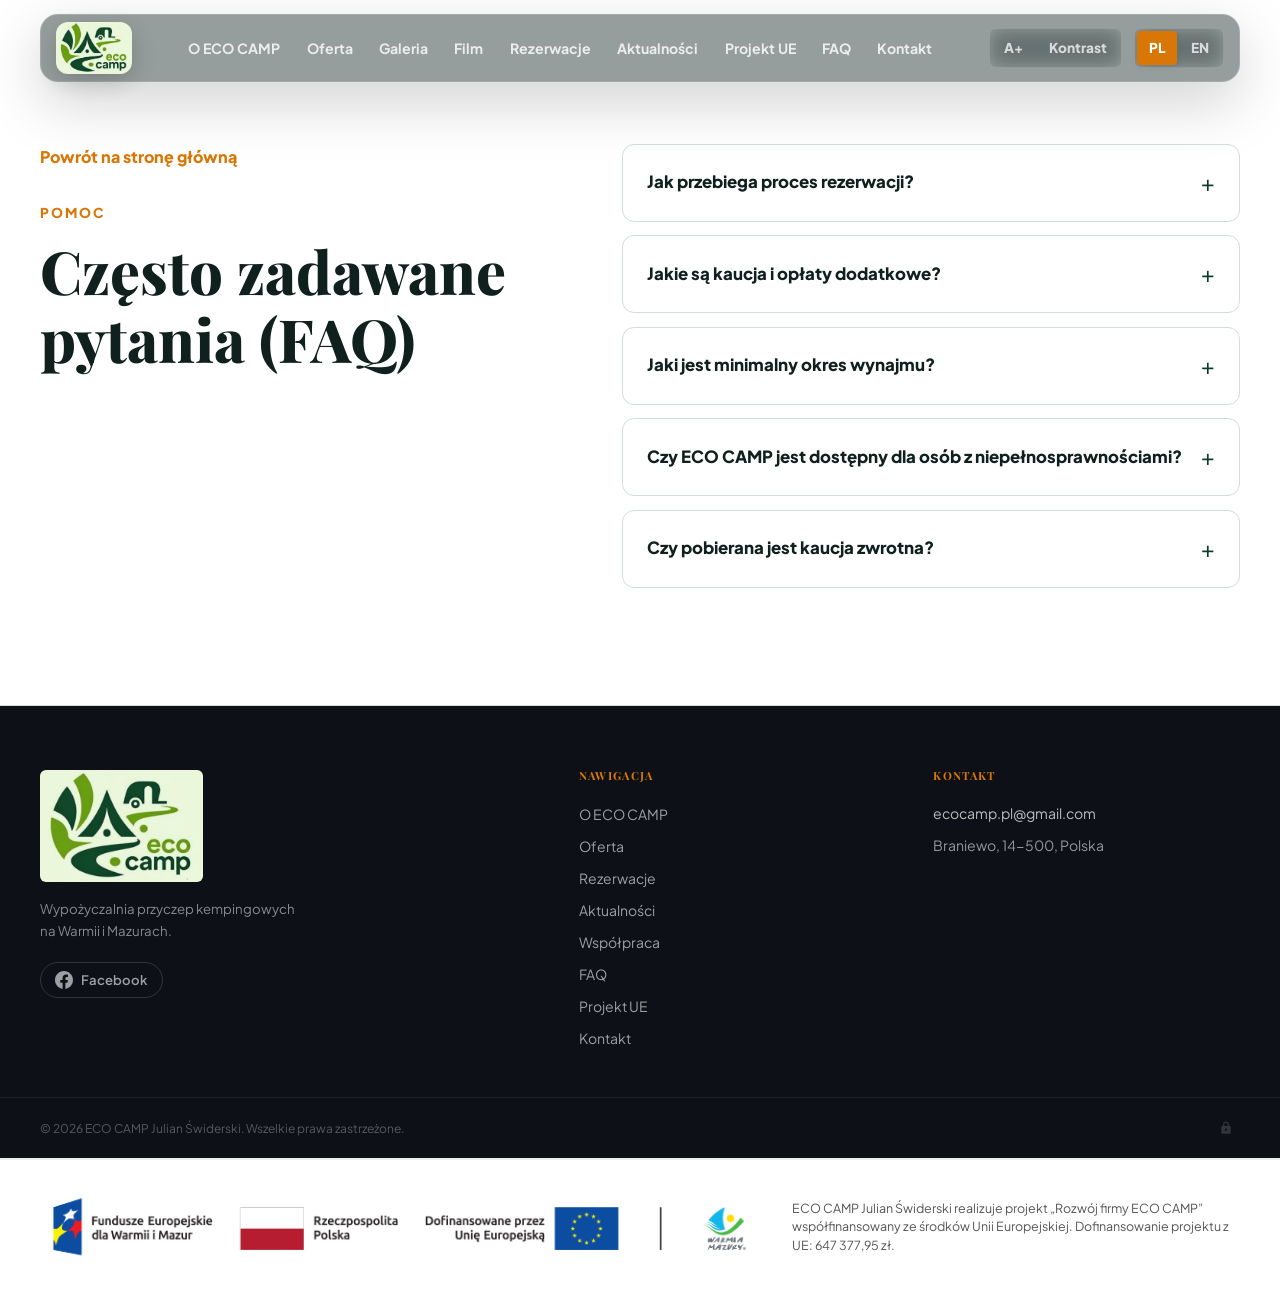
<file: faq/index.html>
<!doctype html>
<html lang="pl">
  <head>
    <meta charset="utf-8" />
    <meta name="viewport" content="width=device-width, initial-scale=1" />
    <meta
      name="description"
      content="FAQ ECO CAMP: rezerwacja przyczep kempingowych w Braniewie, kaucja, opłaty dodatkowe, minimalny okres wynajmu i dostępność dla osób z niepełnosprawnościami."
    />
    <title>FAQ | ECO CAMP Braniewo</title>
    <link rel="canonical" href="https://www.ecocamp.com.pl/faq/" />
    <meta name="robots" content="index, follow, max-image-preview:large" />
    <meta property="og:type" content="website" />
    <meta property="og:locale" content="pl_PL" />
    <meta property="og:site_name" content="ECO CAMP" />
    <meta property="og:title" content="FAQ ECO CAMP" />
    <meta property="og:description" content="Najczęstsze pytania o rezerwację, kaucję, opłaty i wynajem przyczep kempingowych ECO CAMP." />
    <meta property="og:url" content="https://www.ecocamp.com.pl/faq/" />
    <meta property="og:image" content="https://www.ecocamp.com.pl/assets/ecocamp-logo.png" />
    <meta name="twitter:card" content="summary_large_image" />
    <meta name="twitter:title" content="FAQ ECO CAMP" />
    <meta name="twitter:description" content="Najczęstsze pytania o wynajem przyczep kempingowych ECO CAMP w Braniewie." />
    <meta name="twitter:image" content="https://www.ecocamp.com.pl/assets/ecocamp-logo.png" />
    <link rel="icon" href="/favicon.ico" sizes="any" />
    <link rel="icon" type="image/png" sizes="32x32" href="/assets/favicon-32x32.png" />
    <link rel="apple-touch-icon" sizes="180x180" href="/assets/apple-touch-icon.png" />
    <meta name="theme-color" content="#0c3a2e" />
    <link rel="preconnect" href="https://fonts.googleapis.com">
    <link rel="preconnect" href="https://fonts.gstatic.com" crossorigin>
    <link href="https://fonts.googleapis.com/css2?family=Playfair+Display:ital,wght@0,400..900;1,400..900&family=Plus+Jakarta+Sans:ital,wght@0,200..800;1,200..800&display=swap" rel="stylesheet">
    <link rel="stylesheet" href="/styles.css" />
    <script type="application/ld+json">
      {
        "@context": "https://schema.org",
        "@type": "FAQPage",
        "@id": "https://www.ecocamp.com.pl/faq/#faq-schema",
        "mainEntity": [
          {
            "@type": "Question",
            "name": "Jak przebiega proces rezerwacji?",
            "acceptedAnswer": {
              "@type": "Answer",
              "text": "Wybierasz sprzęt z listy, zaznaczasz zakres dat na kalendarzu i wypełniasz formularz kontaktowy. Dostępność oraz szczegóły płatności potwierdzamy ręcznie."
            }
          },
          {
            "@type": "Question",
            "name": "Jakie są kaucja i opłaty dodatkowe?",
            "acceptedAnswer": {
              "@type": "Answer",
              "text": "Kaucja zwrotna wynosi 3000 zł. Opłata serwisowa wynosi 350 zł i obejmuje sprzątanie, chemię oraz gaz. Wyjazd przyczepą poza granice Polski oznacza dodatkową jednorazową opłatę eksploatacyjną 350 zł."
            }
          },
          {
            "@type": "Question",
            "name": "Jaki jest minimalny okres wynajmu?",
            "acceptedAnswer": {
              "@type": "Answer",
              "text": "Dla przyczep Hobby 495 WFB i Hobby 545 KMF minimalny wynajem wynosi 5 dni w sezonie niskim i średnim oraz 7 dni w sezonie wysokim."
            }
          },
          {
            "@type": "Question",
            "name": "Czy ECO CAMP jest dostępny dla osób z niepełnosprawnościami?",
            "acceptedAnswer": {
              "@type": "Answer",
              "text": "Jedna z przyczep Hobby 545 KMF De Luxe jest przygotowywana z udogodnieniami dla osób z niepełnosprawnościami, między innymi rampą najazdową, uchwytami, oznaczeniami kontrastowymi i dodatkowymi elementami wspierającymi bezpieczne korzystanie z przyczepy."
            }
          }
        ]
      }
    </script>
  </head>
  <body class="article-page">
    <a class="skip-link" href="#main">Przejdź do treści</a>

    <header class="site-header is-scrolled">
      <div class="container header-inner">
        <a class="brand" href="/#home" aria-label="ECO CAMP">
          <img class="brand-logo" src="/assets/ecocamp-logo.png" alt="ECO CAMP" />
        </a>

        <nav class="main-nav" aria-label="Główna nawigacja" id="main-nav">
          <a href="/o-eco-camp/">O ECO CAMP</a>
          <a href="/#offer">Oferta</a>
          <a href="/#gallery">Galeria</a>
          <a href="/#virtual-tours">Film</a>
          <a href="/#reservation">Rezerwacje</a>
          <a href="/#news">Aktualności</a>
          <a href="/projekt-ue/">Projekt UE</a>
          <a href="/faq/">FAQ</a>
          <a href="/#contact">Kontakt</a>
        </nav>

        <div class="header-tools">
          <div class="accessibility-tools" aria-label="Ustawienia dostępności">
            <button class="tool-button" type="button" id="font-toggle" data-i18n="fontToggle" aria-label="Powiększ czcionkę">A+</button>
            <button class="tool-button" type="button" id="contrast-toggle" data-i18n="contrastToggle" aria-label="Wysoki kontrast">Kontrast</button>
          </div>
          <div class="language-switcher" aria-label="Wybór języka">
            <button class="lang-button is-active" type="button" data-lang="pl">PL</button>
            <button class="lang-button" type="button" data-lang="en">EN</button>
          </div>
          <button class="mobile-menu-toggle" aria-label="Menu" aria-expanded="false" id="menu-toggle">
            <span class="hamburger-box">
              <span class="hamburger-inner"></span>
            </span>
          </button>
        </div>
      </div>
    </header>

    <main id="main">
      <section class="section article-section" aria-labelledby="faq-title">
        <div class="container faq-layout reveal">
          <div>
            <a class="article-back-link" href="/#home">Powrót na stronę główną</a>
            <p class="eyebrow" data-i18n="faqEyebrow">Pomoc</p>
            <h1 id="faq-title" data-i18n="faqTitle">Często zadawane pytania (FAQ)</h1>
            <p class="lead">
              Najważniejsze informacje o rezerwacji, kaucji, opłatach, dostępności oraz zasadach wynajmu przyczep ECO CAMP.
            </p>
          </div>
          <div class="faq-list" id="faq-list">
            <div class="faq-item-wrapper">
              <details class="faq-item">
                <summary>
                  <span>Jak przebiega proces rezerwacji?</span>
                  <span class="faq-icon"></span>
                </summary>
                <div class="faq-content">
                  <p>Wybierasz sprzęt z listy, zaznaczasz zakres dat na kalendarzu i wypełniasz formularz kontaktowy. Dostępność oraz szczegóły płatności potwierdzamy ręcznie.</p>
                </div>
              </details>
            </div>
            <div class="faq-item-wrapper">
              <details class="faq-item">
                <summary>
                  <span>Jakie są kaucja i opłaty dodatkowe?</span>
                  <span class="faq-icon"></span>
                </summary>
                <div class="faq-content">
                  <p>Kaucja zwrotna wynosi 3000 zł. Opłata serwisowa wynosi 350 zł i obejmuje sprzątanie, chemię oraz gaz. Wyjazd przyczepą poza granice Polski oznacza dodatkową jednorazową opłatę eksploatacyjną 350 zł.</p>
                </div>
              </details>
            </div>
            <div class="faq-item-wrapper">
              <details class="faq-item">
                <summary>
                  <span>Jaki jest minimalny okres wynajmu?</span>
                  <span class="faq-icon"></span>
                </summary>
                <div class="faq-content">
                  <p>Dla przyczep Hobby 495 WFB i Hobby 545 KMF minimalny wynajem wynosi 5 dni w sezonie niskim i średnim oraz 7 dni w sezonie wysokim.</p>
                </div>
              </details>
            </div>
            <div class="faq-item-wrapper">
              <details class="faq-item">
                <summary>
                  <span>Czy ECO CAMP jest dostępny dla osób z niepełnosprawnościami?</span>
                  <span class="faq-icon"></span>
                </summary>
                <div class="faq-content">
                  <p>Jedna z przyczep Hobby 545 KMF De Luxe jest przygotowywana z udogodnieniami dla osób z niepełnosprawnościami, między innymi rampą najazdową, uchwytami, oznaczeniami kontrastowymi i dodatkowymi elementami wspierającymi bezpieczne korzystanie z przyczepy.</p>
                </div>
              </details>
            </div>
          </div>
        </div>
      </section>
    </main>

    <footer class="site-footer">
      <div class="footer-main">
        <div class="container footer-grid">
          <div class="footer-col footer-brand-col">
            <a class="footer-brand" href="/#home">
              <img class="footer-brand-logo" src="/assets/ecocamp-logo.png" alt="ECO CAMP" />
            </a>
            <p class="footer-tagline">Wypożyczalnia przyczep kempingowych na Warmii i Mazurach.</p>
            <a class="footer-social" href="https://www.facebook.com/share/1MNTe33VNt/" target="_blank" rel="noreferrer" aria-label="Facebook ECO CAMP">
              <svg width="18" height="18" viewBox="0 0 24 24" fill="currentColor"><path d="M24 12.073c0-6.627-5.373-12-12-12s-12 5.373-12 12c0 5.99 4.388 10.954 10.125 11.854v-8.385H7.078v-3.47h3.047V9.43c0-3.007 1.792-4.669 4.533-4.669 1.312 0 2.686.235 2.686.235v2.953H15.83c-1.491 0-1.956.925-1.956 1.874v2.25h3.328l-.532 3.47h-2.796v8.385C19.612 23.027 24 18.062 24 12.073z"/></svg>
              Facebook
            </a>
          </div>
          <div class="footer-col">
            <h4 class="footer-col-title">Nawigacja</h4>
            <nav class="footer-nav">
              <a href="/o-eco-camp/">O ECO CAMP</a>
              <a href="/#offer">Oferta</a>
              <a href="/#reservation">Rezerwacje</a>
              <a href="/#news">Aktualności</a>
              <a href="/#community">Współpraca</a>
              <a href="/faq/">FAQ</a>
              <a href="/projekt-ue/">Projekt UE</a>
              <a href="/#contact">Kontakt</a>
            </nav>
          </div>
          <div class="footer-col">
            <h4 class="footer-col-title">Kontakt</h4>
            <ul class="footer-contact-list">
              <li class="footer-contact-line">
                <a href="mailto:ecocamp.pl@gmail.com">ecocamp.pl@gmail.com</a>
              </li>
              <li class="footer-contact-line">
                <span>Braniewo, 14-500, Polska</span>
              </li>
            </ul>
          </div>
        </div>
      </div>
      <div class="footer-bottom">
        <div class="container footer-bottom-inner">
          <p>&copy; <span id="year">2026</span> ECO CAMP Julian Świderski. Wszelkie prawa zastrzeżone.</p>
          <a href="/admin.html" class="footer-admin-lock" aria-label="Panel administracyjny" title="Panel administratora">
            <svg width="14" height="14" viewBox="0 0 24 24" fill="currentColor"><path d="M18 8h-1V6c0-2.76-2.24-5-5-5S7 3.24 7 6v2H6c-1.1 0-2 .9-2 2v10c0 1.1.9 2 2 2h12c1.1 0 2-.9 2-2V10c0-1.1-.9-2-2-2zm-6 9c-1.1 0-2-.9-2-2s.9-2 2-2 2 .9 2 2-.9 2-2 2zm3.1-9H8.9V6c0-1.71 1.39-3.1 3.1-3.1 1.71 0 3.1 1.39 3.1 3.1v2z"/></svg>
          </a>
        </div>
      </div>
      <div class="eu-footer-bar">
        <div class="container">
          <img
            src="/assets/eu_logotypy.png"
            alt="Logotypy projektu dofinansowanego ze środków Unii Europejskiej"
            class="eu-footer-logo"
          />
          <p class="eu-footer-text">ECO CAMP Julian Świderski realizuje projekt „Rozwój firmy ECO CAMP” współfinansowany ze środków Unii Europejskiej. Dofinansowanie projektu z UE: 647 377,95 zł.</p>
        </div>
      </div>
    </footer>

    <script src="/app.js" defer></script>
  </body>
</html>
</file>
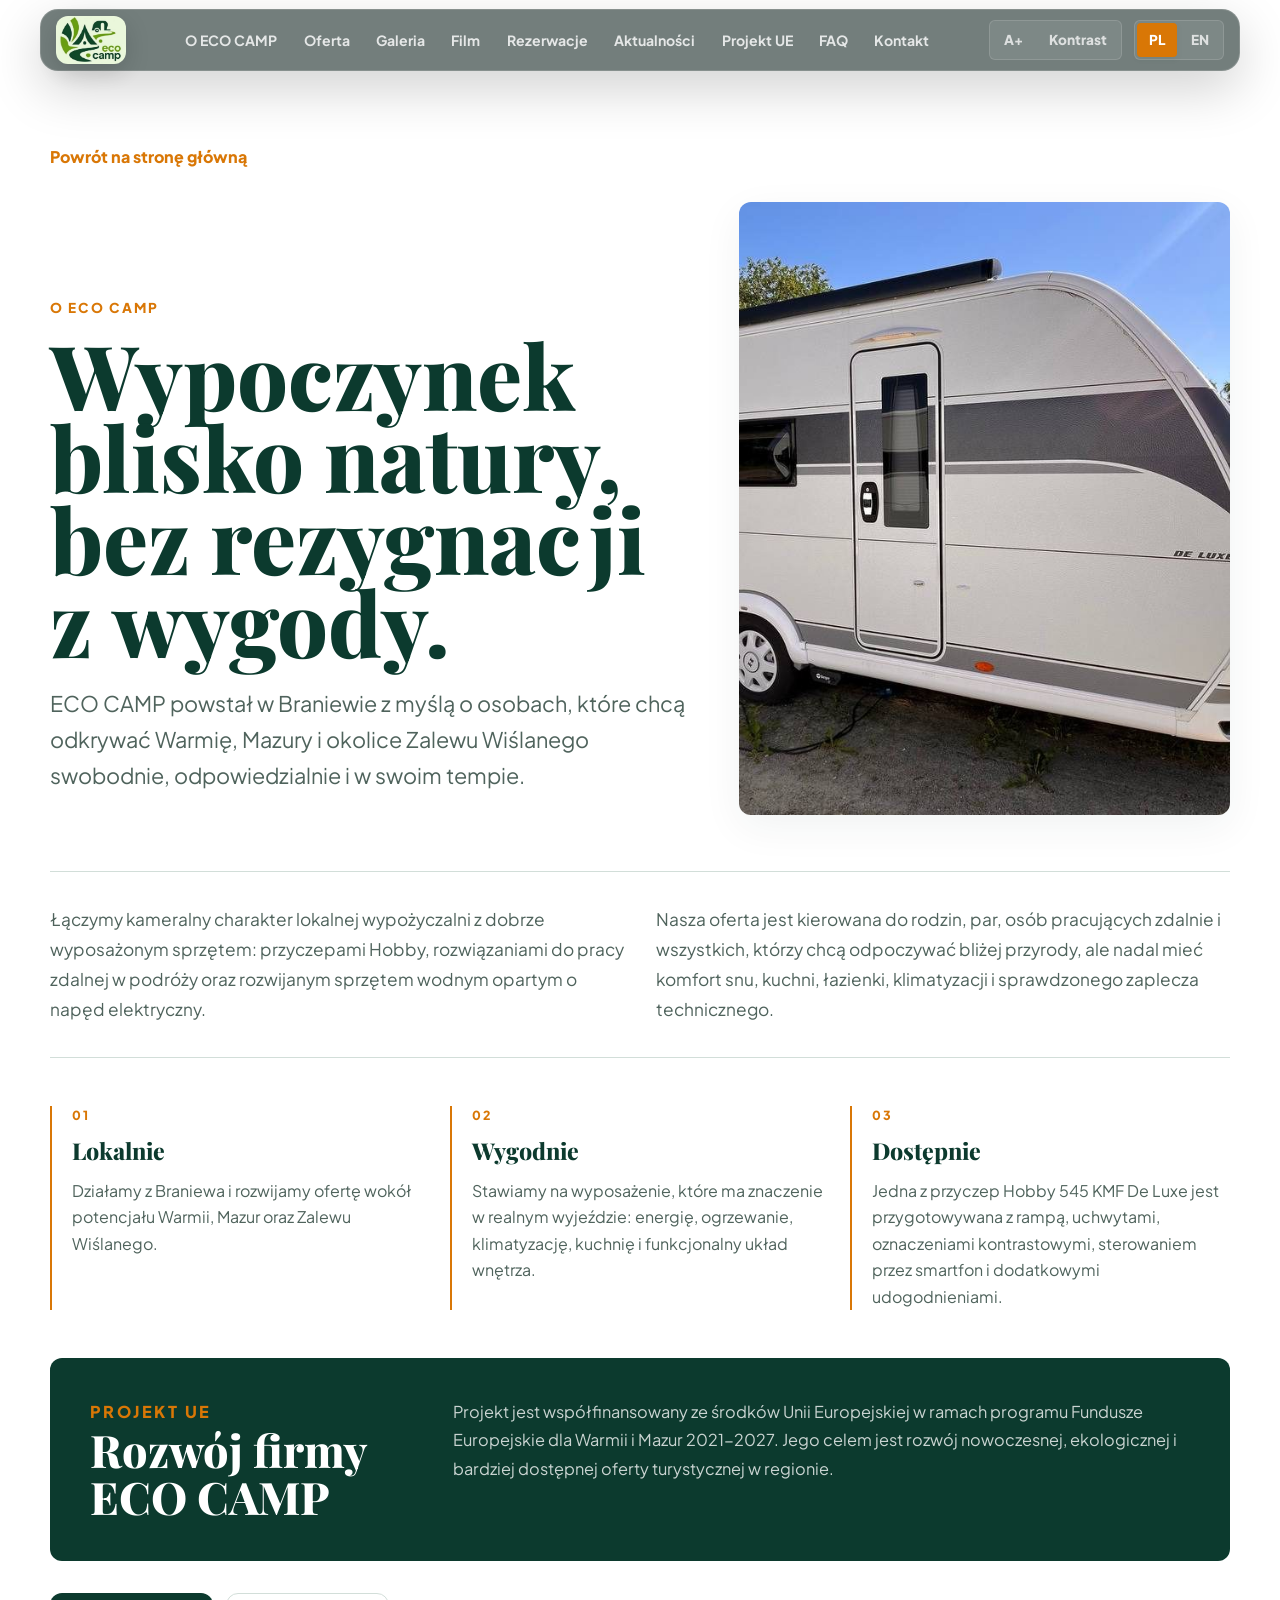
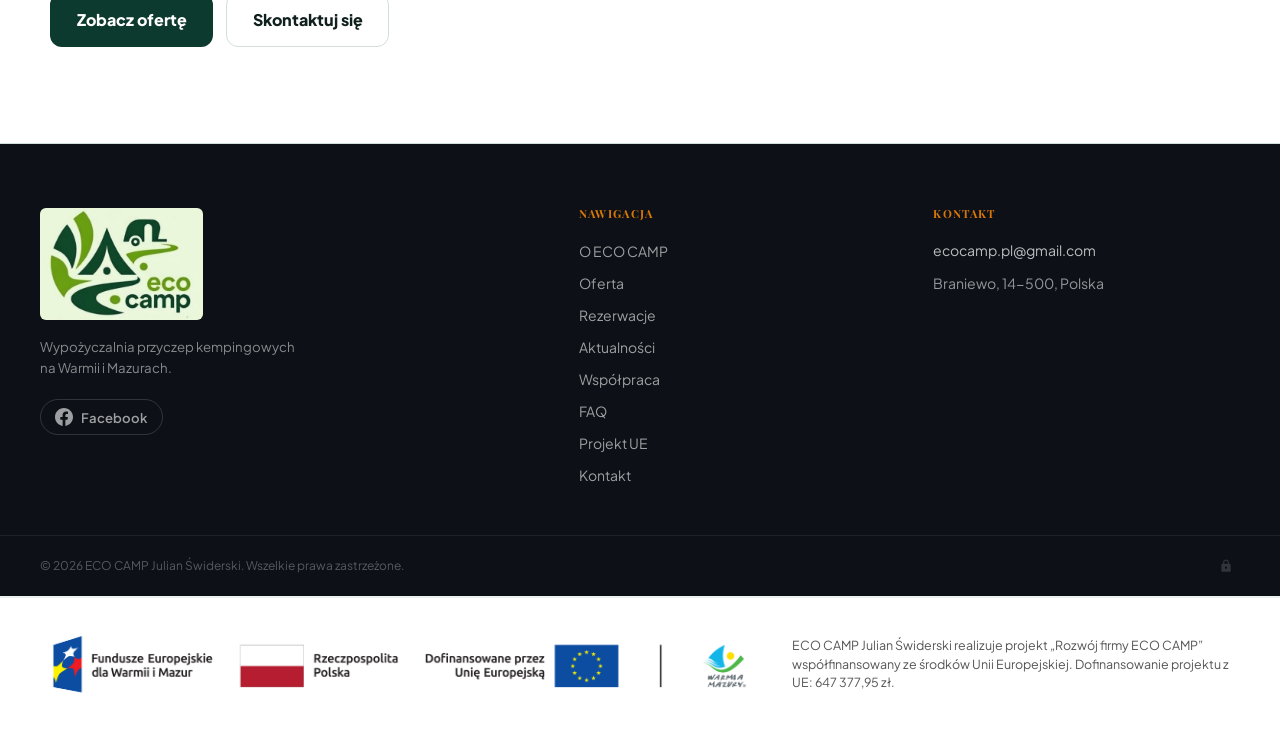
<file: o-eco-camp/index.html>
<!doctype html>
<html lang="pl">
  <head>
    <meta charset="utf-8" />
    <meta name="viewport" content="width=device-width, initial-scale=1" />
    <meta
      name="description"
      content="Poznaj ECO CAMP z Braniewa: wypożyczalnię przyczep kempingowych na Warmii i Mazurach, rozwijaną w oparciu o ekologię, dostępność i wygodną rezerwację online."
    />
    <title>O ECO CAMP | Przyczepy kempingowe Braniewo, Warmia i Mazury</title>
    <link rel="canonical" href="https://www.ecocamp.com.pl/o-eco-camp/" />
    <meta name="robots" content="index, follow, max-image-preview:large" />
    <meta property="og:type" content="website" />
    <meta property="og:locale" content="pl_PL" />
    <meta property="og:site_name" content="ECO CAMP" />
    <meta property="og:title" content="O ECO CAMP" />
    <meta property="og:description" content="Nowoczesna wypożyczalnia przyczep kempingowych w Braniewie, rozwijana z myślą o ekologii, dostępności i turystyce blisko natury." />
    <meta property="og:url" content="https://www.ecocamp.com.pl/o-eco-camp/" />
    <meta property="og:image" content="https://www.ecocamp.com.pl/assets/ecocamp-logo.png" />
    <meta name="twitter:card" content="summary_large_image" />
    <meta name="twitter:title" content="O ECO CAMP" />
    <meta name="twitter:description" content="ECO CAMP: przyczepy kempingowe, coworking w podróży i ekologiczny sprzęt wodny w projekcie." />
    <meta name="twitter:image" content="https://www.ecocamp.com.pl/assets/ecocamp-logo.png" />
    <link rel="icon" href="/favicon.ico" sizes="any" />
    <link rel="icon" type="image/png" sizes="32x32" href="/assets/favicon-32x32.png" />
    <link rel="apple-touch-icon" sizes="180x180" href="/assets/apple-touch-icon.png" />
    <meta name="theme-color" content="#0c3a2e" />
    <link rel="preconnect" href="https://fonts.googleapis.com">
    <link rel="preconnect" href="https://fonts.gstatic.com" crossorigin>
    <link href="https://fonts.googleapis.com/css2?family=Playfair+Display:ital,wght@0,400..900;1,400..900&family=Plus+Jakarta+Sans:ital,wght@0,200..800;1,200..800&display=swap" rel="stylesheet">
    <link rel="stylesheet" href="/styles.css" />
  </head>
  <body class="article-page">
    <a class="skip-link" href="#main">Przejdź do treści</a>

    <header class="site-header is-scrolled">
      <div class="container header-inner">
        <a class="brand" href="/#home" aria-label="ECO CAMP">
          <img class="brand-logo" src="/assets/ecocamp-logo.png" alt="ECO CAMP" />
        </a>

        <nav class="main-nav" aria-label="Główna nawigacja" id="main-nav">
          <a href="/o-eco-camp/">O ECO CAMP</a>
          <a href="/#offer">Oferta</a>
          <a href="/#gallery">Galeria</a>
          <a href="/#virtual-tours">Film</a>
          <a href="/#reservation">Rezerwacje</a>
          <a href="/#news">Aktualności</a>
          <a href="/projekt-ue/">Projekt UE</a>
          <a href="/faq/">FAQ</a>
          <a href="/#contact">Kontakt</a>
        </nav>

        <div class="header-tools">
          <div class="accessibility-tools" aria-label="Ustawienia dostępności">
            <button class="tool-button" type="button" id="font-toggle" aria-label="Powiększ czcionkę">A+</button>
            <button class="tool-button" type="button" id="contrast-toggle" aria-label="Wysoki kontrast">Kontrast</button>
          </div>
          <div class="language-switcher" aria-label="Wybór języka">
            <button class="lang-button is-active" type="button" data-lang="pl">PL</button>
            <button class="lang-button" type="button" data-lang="en">EN</button>
          </div>
          <button class="mobile-menu-toggle" aria-label="Menu" aria-expanded="false" id="menu-toggle">
            <span class="hamburger-box">
              <span class="hamburger-inner"></span>
            </span>
          </button>
        </div>
      </div>
    </header>

    <main id="main">
      <article class="section article-section about-story">
        <div class="container about-story-container">
          <a class="article-back-link" href="/#home">Powrót na stronę główną</a>
          <div class="about-story-hero">
            <div>
              <p class="eyebrow">O ECO CAMP</p>
              <h1>Wypoczynek blisko natury, bez rezygnacji z&nbsp;wygody.</h1>
              <p class="about-story-lead">
                ECO CAMP powstał w Braniewie z myślą o osobach, które chcą odkrywać Warmię, Mazury i okolice Zalewu Wiślanego swobodnie, odpowiedzialnie i w swoim tempie.
              </p>
            </div>
            <figure class="about-story-image">
              <img src="/assets/ecocamp/hobby-545-kmf/gallery/02.jpg" alt="Przyczepa kempingowa ECO CAMP na Warmii i Mazurach" />
            </figure>
          </div>

          <div class="about-story-copy">
            <p>
              Łączymy kameralny charakter lokalnej wypożyczalni z dobrze wyposażonym sprzętem: przyczepami Hobby, rozwiązaniami do pracy zdalnej w podróży oraz rozwijanym sprzętem wodnym opartym o napęd elektryczny.
            </p>
            <p>
              Nasza oferta jest kierowana do rodzin, par, osób pracujących zdalnie i wszystkich, którzy chcą odpoczywać bliżej przyrody, ale nadal mieć komfort snu, kuchni, łazienki, klimatyzacji i sprawdzonego zaplecza technicznego.
            </p>
          </div>

          <div class="about-principles" aria-label="Najważniejsze założenia ECO CAMP">
            <section>
              <span>01</span>
              <h2>Lokalnie</h2>
              <p>Działamy z Braniewa i rozwijamy ofertę wokół potencjału Warmii, Mazur oraz Zalewu Wiślanego.</p>
            </section>
            <section>
              <span>02</span>
              <h2>Wygodnie</h2>
              <p>Stawiamy na wyposażenie, które ma znaczenie w realnym wyjeździe: energię, ogrzewanie, klimatyzację, kuchnię i funkcjonalny układ wnętrza.</p>
            </section>
            <section>
              <span>03</span>
              <h2>Dostępnie</h2>
              <p>Jedna z przyczep Hobby 545 KMF De Luxe jest przygotowywana z rampą, uchwytami, oznaczeniami kontrastowymi, sterowaniem przez smartfon i dodatkowymi udogodnieniami.</p>
            </section>
          </div>

          <div class="about-project-note">
            <div>
              <p class="eyebrow">Projekt UE</p>
              <h2>Rozwój firmy ECO CAMP</h2>
            </div>
            <p>
              Projekt jest współfinansowany ze środków Unii Europejskiej w ramach programu Fundusze Europejskie dla Warmii i Mazur 2021-2027. Jego celem jest rozwój nowoczesnej, ekologicznej i bardziej dostępnej oferty turystycznej w regionie.
            </p>
          </div>

          <div class="about-story-actions">
            <a class="button primary" href="/#offer">Zobacz ofertę</a>
            <a class="button secondary" href="/#contact">Skontaktuj się</a>
          </div>
        </div>
      </article>
    </main>

    <footer class="site-footer">
      <div class="footer-main">
        <div class="container footer-grid">
          <div class="footer-col footer-brand-col">
            <a class="footer-brand" href="/#home">
              <img class="footer-brand-logo" src="/assets/ecocamp-logo.png" alt="ECO CAMP" />
            </a>
            <p class="footer-tagline">Wypożyczalnia przyczep kempingowych na Warmii i Mazurach.</p>
            <a class="footer-social" href="https://www.facebook.com/share/1MNTe33VNt/" target="_blank" rel="noreferrer" aria-label="Facebook ECO CAMP">
              <svg width="18" height="18" viewBox="0 0 24 24" fill="currentColor"><path d="M24 12.073c0-6.627-5.373-12-12-12s-12 5.373-12 12c0 5.99 4.388 10.954 10.125 11.854v-8.385H7.078v-3.47h3.047V9.43c0-3.007 1.792-4.669 4.533-4.669 1.312 0 2.686.235 2.686.235v2.953H15.83c-1.491 0-1.956.925-1.956 1.874v2.25h3.328l-.532 3.47h-2.796v8.385C19.612 23.027 24 18.062 24 12.073z"/></svg>
              Facebook
            </a>
          </div>
          <div class="footer-col">
            <h4 class="footer-col-title">Nawigacja</h4>
            <nav class="footer-nav">
              <a href="/o-eco-camp/">O ECO CAMP</a>
              <a href="/#offer">Oferta</a>
              <a href="/#reservation">Rezerwacje</a>
              <a href="/#news">Aktualności</a>
              <a href="/#community">Współpraca</a>
              <a href="/faq/">FAQ</a>
              <a href="/projekt-ue/">Projekt UE</a>
              <a href="/#contact">Kontakt</a>
            </nav>
          </div>
          <div class="footer-col">
            <h4 class="footer-col-title">Kontakt</h4>
            <ul class="footer-contact-list">
              <li class="footer-contact-line">
                <a href="mailto:ecocamp.pl@gmail.com">ecocamp.pl@gmail.com</a>
              </li>
              <li class="footer-contact-line">
                <span>Braniewo, 14-500, Polska</span>
              </li>
            </ul>
          </div>
        </div>
      </div>
      <div class="footer-bottom">
        <div class="container footer-bottom-inner">
          <p>&copy; 2026 ECO CAMP Julian Świderski. Wszelkie prawa zastrzeżone.</p>
          <a href="/admin.html" class="footer-admin-lock" aria-label="Panel administracyjny" title="Panel administratora">
            <svg width="14" height="14" viewBox="0 0 24 24" fill="currentColor"><path d="M18 8h-1V6c0-2.76-2.24-5-5-5S7 3.24 7 6v2H6c-1.1 0-2 .9-2 2v10c0 1.1.9 2 2 2h12c1.1 0 2-.9 2-2V10c0-1.1-.9-2-2-2zm-6 9c-1.1 0-2-.9-2-2s.9-2 2-2 2 .9 2 2-.9 2-2 2zm3.1-9H8.9V6c0-1.71 1.39-3.1 3.1-3.1 1.71 0 3.1 1.39 3.1 3.1v2z"/></svg>
          </a>
        </div>
      </div>
      <div class="eu-footer-bar">
        <div class="container">
          <img
            src="/assets/eu_logotypy.png"
            alt="Logotypy projektu dofinansowanego ze środków Unii Europejskiej"
            class="eu-footer-logo"
          />
          <p class="eu-footer-text">ECO CAMP Julian Świderski realizuje projekt „Rozwój firmy ECO CAMP” współfinansowany ze środków Unii Europejskiej. Dofinansowanie projektu z UE: 647 377,95 zł.</p>
        </div>
      </div>
    </footer>
    <script>
      (() => {
        const menuToggle = document.querySelector("#menu-toggle");
        const mainNav = document.querySelector("#main-nav");
        const prefsKey = "ecoCampAccessibilityPrefs";

        const getPrefs = () => {
          try {
            return JSON.parse(localStorage.getItem(prefsKey)) || {};
          } catch {
            return {};
          }
        };

        const savePrefs = (prefs) => {
          localStorage.setItem(prefsKey, JSON.stringify(prefs));
        };

        const applyPrefs = () => {
          const prefs = getPrefs();
          document.documentElement.classList.toggle("large-text", Boolean(prefs.largeText));
          document.body.classList.toggle("high-contrast", Boolean(prefs.highContrast));
          document.querySelector("#font-toggle")?.classList.toggle("is-active", Boolean(prefs.largeText));
          document.querySelector("#contrast-toggle")?.classList.toggle("is-active", Boolean(prefs.highContrast));
        };

        menuToggle?.addEventListener("click", () => {
          const isOpen = mainNav?.classList.toggle("is-open") || false;
          menuToggle.setAttribute("aria-expanded", String(isOpen));
        });

        document.querySelector("#font-toggle")?.addEventListener("click", () => {
          const prefs = getPrefs();
          prefs.largeText = !prefs.largeText;
          savePrefs(prefs);
          applyPrefs();
        });

        document.querySelector("#contrast-toggle")?.addEventListener("click", () => {
          const prefs = getPrefs();
          prefs.highContrast = !prefs.highContrast;
          savePrefs(prefs);
          applyPrefs();
        });

        applyPrefs();
      })();
    </script>
  </body>
</html>
</file>
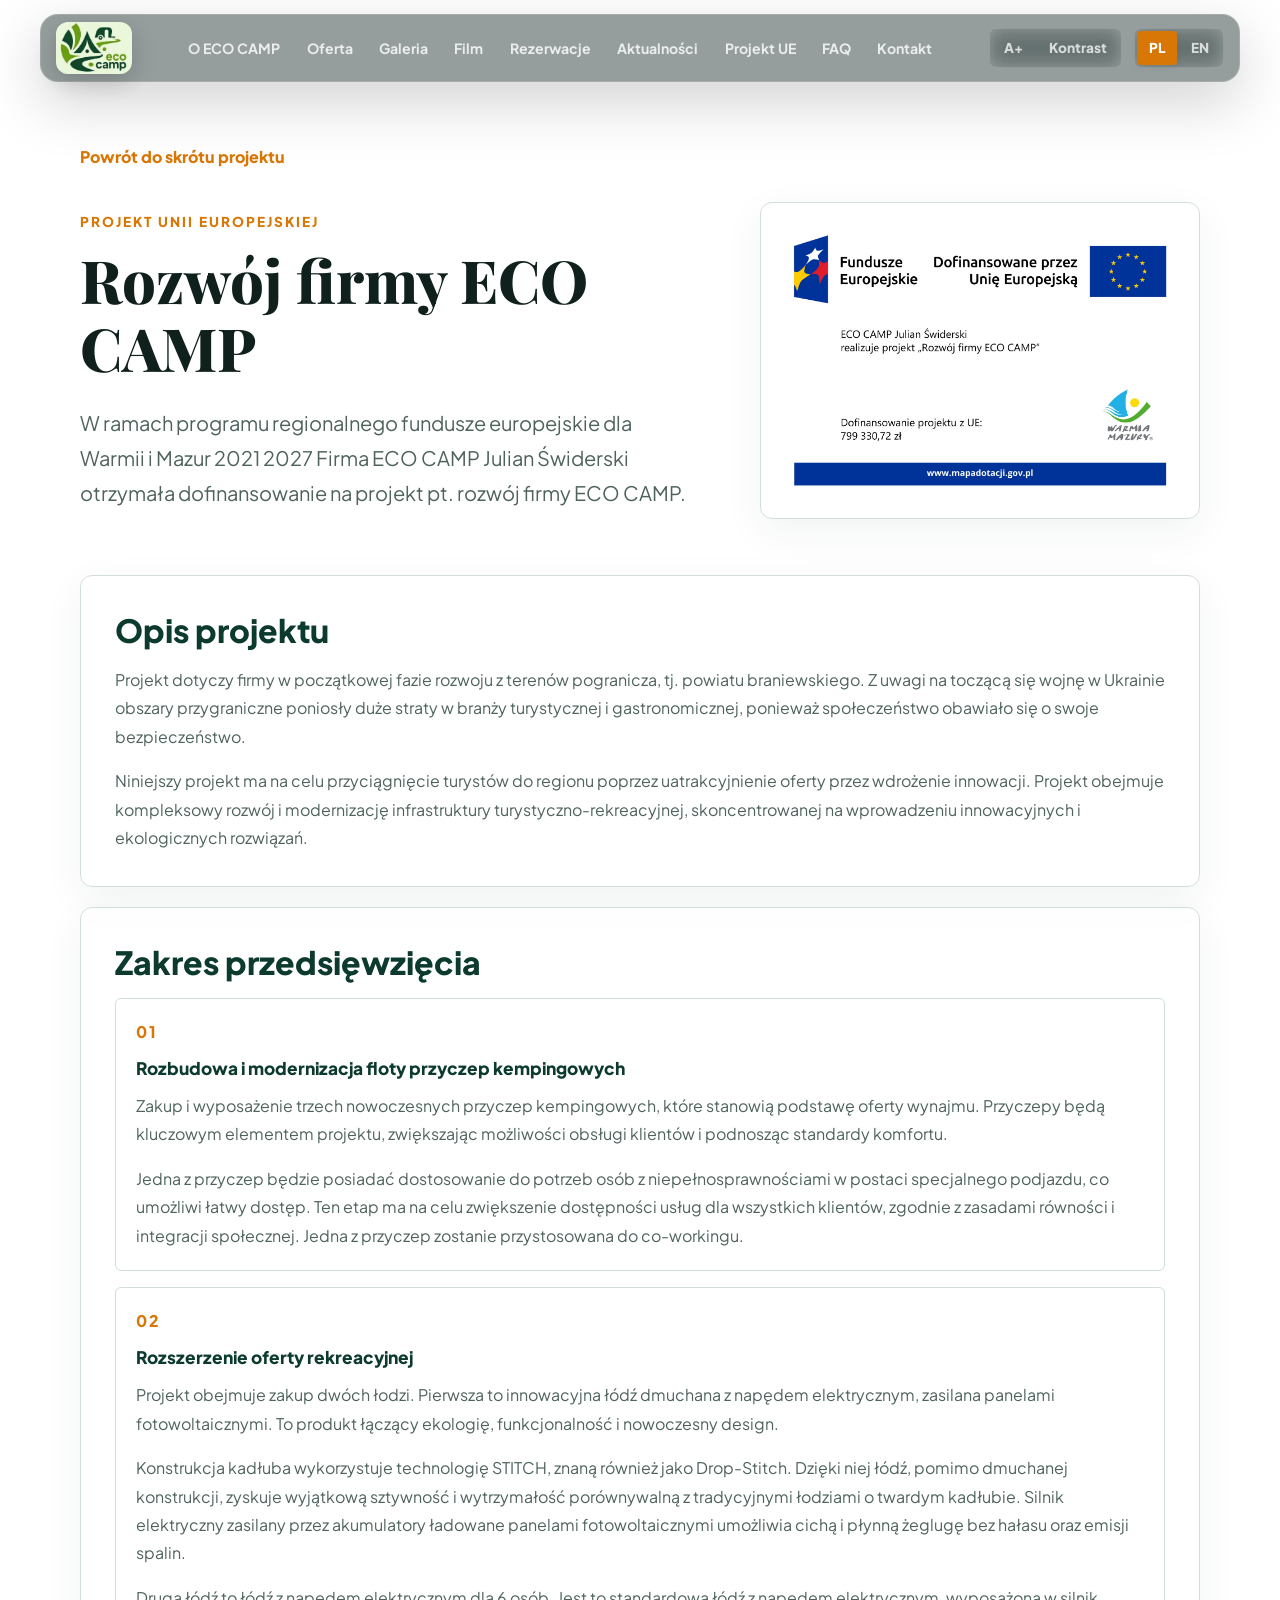
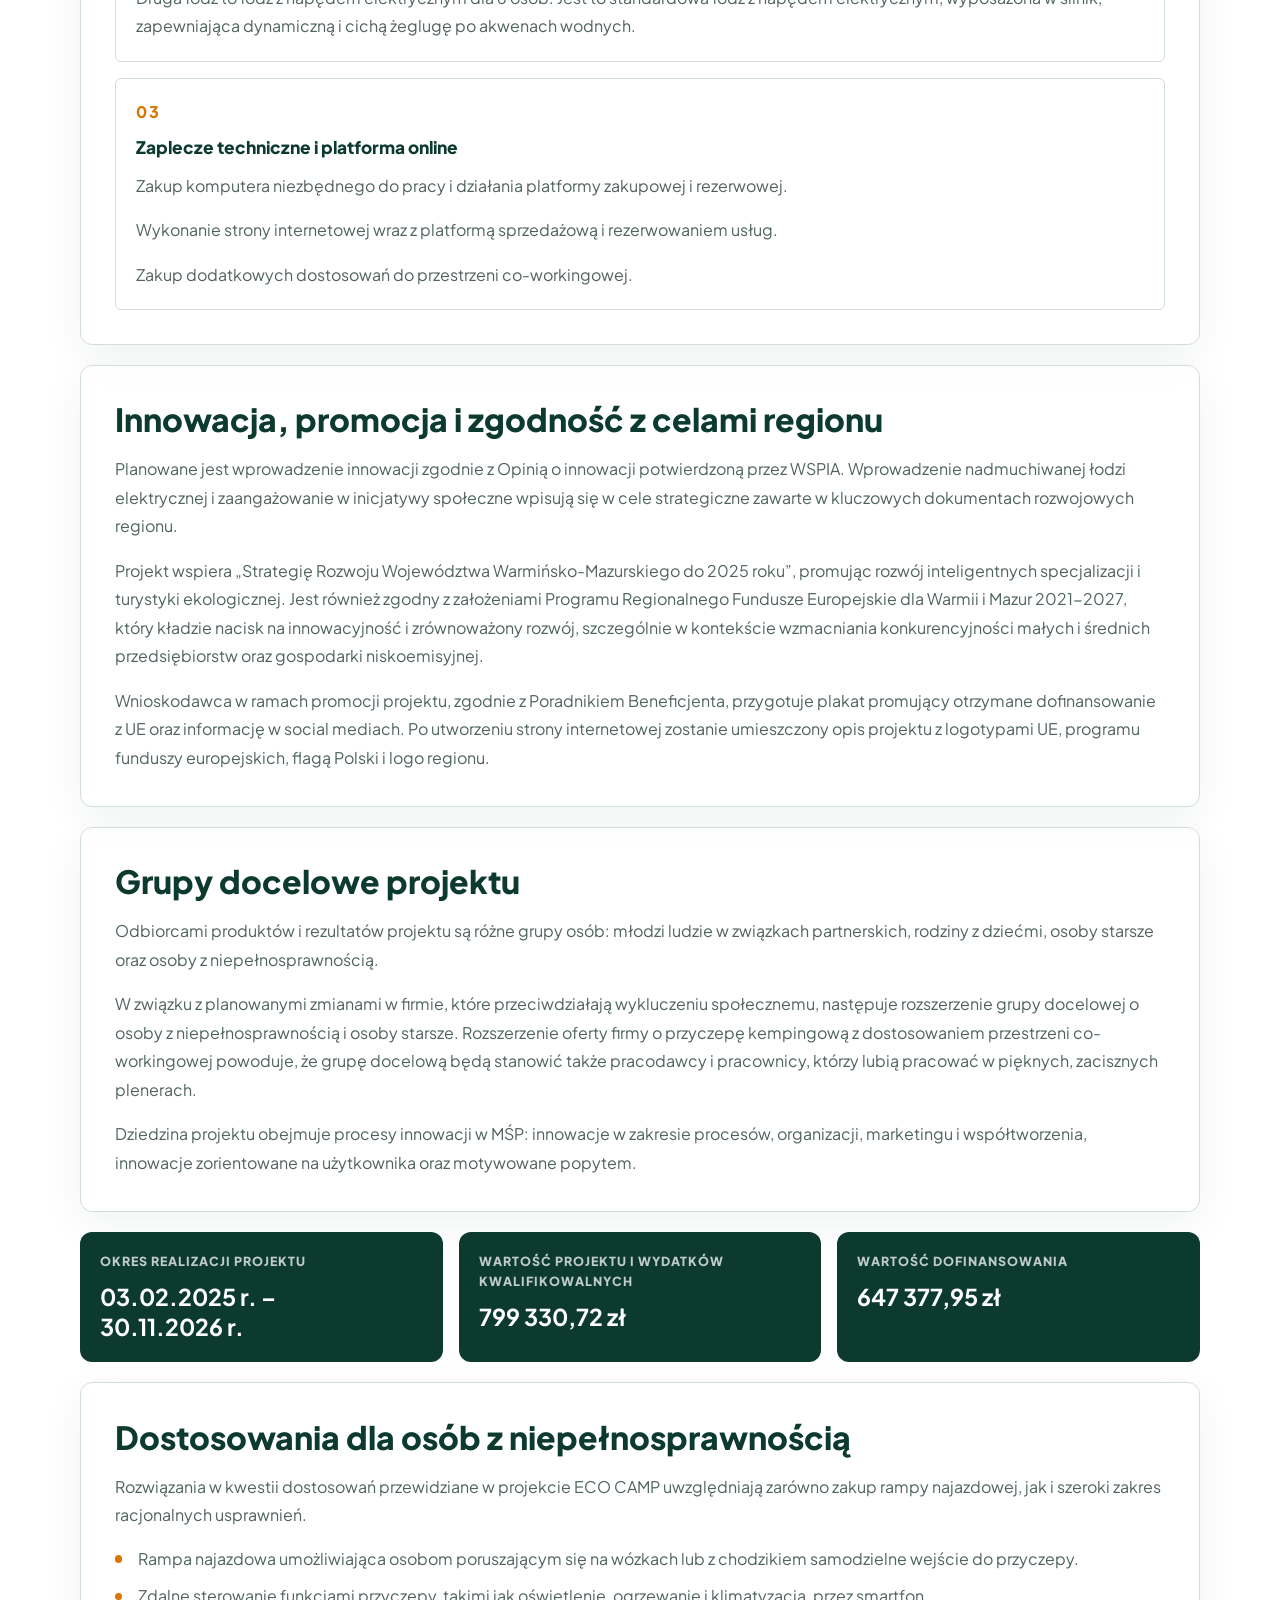
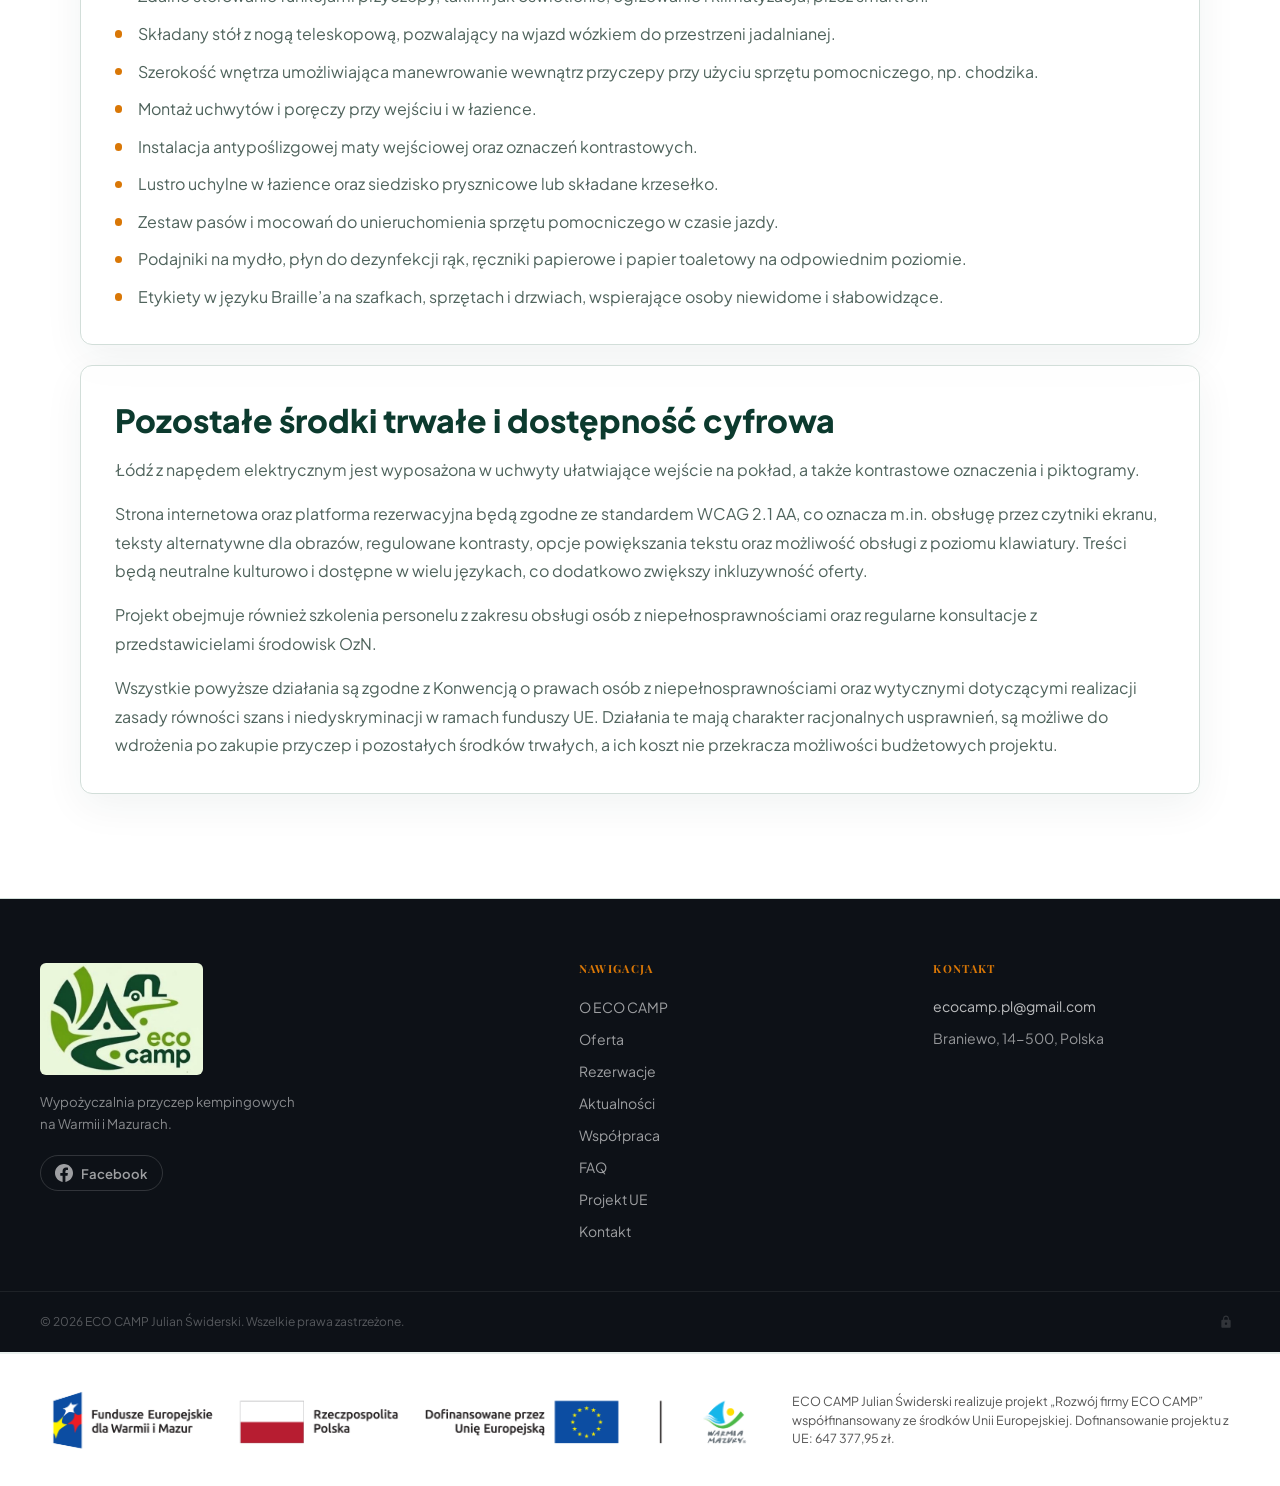
<file: projekt-ue/index.html>
<!doctype html>
<html lang="pl">
  <head>
    <meta charset="utf-8" />
    <meta name="viewport" content="width=device-width, initial-scale=1" />
    <meta
      name="description"
      content="Pełna informacja o projekcie Rozwój firmy ECO CAMP, dofinansowanym ze środków Unii Europejskiej w ramach Funduszy Europejskich dla Warmii i Mazur 2021-2027."
    />
    <title>Projekt UE | Rozwój firmy ECO CAMP</title>
    <link rel="canonical" href="https://www.ecocamp.com.pl/projekt-ue/" />
    <meta name="robots" content="index, follow, max-image-preview:large" />
    <meta property="og:type" content="website" />
    <meta property="og:locale" content="pl_PL" />
    <meta property="og:site_name" content="ECO CAMP" />
    <meta property="og:title" content="Projekt UE | Rozwój firmy ECO CAMP" />
    <meta property="og:description" content="Pełny opis projektu ECO CAMP, zakres przedsięwzięcia, grupy docelowe, dostępność oraz informacje o dofinansowaniu." />
    <meta property="og:url" content="https://www.ecocamp.com.pl/projekt-ue/" />
    <meta property="og:image" content="https://www.ecocamp.com.pl/assets/eu-hero-poster.png" />
    <meta name="twitter:card" content="summary_large_image" />
    <meta name="twitter:title" content="Projekt UE | Rozwój firmy ECO CAMP" />
    <meta name="twitter:description" content="Pełna informacja o projekcie dofinansowanym ze środków Unii Europejskiej." />
    <meta name="twitter:image" content="https://www.ecocamp.com.pl/assets/eu-hero-poster.png" />
    <link rel="icon" href="/favicon.ico" sizes="any" />
    <link rel="icon" type="image/png" sizes="32x32" href="/assets/favicon-32x32.png" />
    <link rel="apple-touch-icon" sizes="180x180" href="/assets/apple-touch-icon.png" />
    <meta name="theme-color" content="#0c3a2e" />
    <link rel="preconnect" href="https://fonts.googleapis.com">
    <link rel="preconnect" href="https://fonts.gstatic.com" crossorigin>
    <link href="https://fonts.googleapis.com/css2?family=Playfair+Display:ital,wght@0,400..900;1,400..900&family=Plus+Jakarta+Sans:ital,wght@0,200..800;1,200..800&display=swap" rel="stylesheet">
    <link rel="stylesheet" href="/styles.css" />
  </head>
  <body class="article-page project-page">
    <a class="skip-link" href="#main">Przejdź do treści</a>

    <header class="site-header is-scrolled">
      <div class="container header-inner">
        <a class="brand" href="/#home" aria-label="ECO CAMP">
          <img class="brand-logo" src="/assets/ecocamp-logo.png" alt="ECO CAMP" />
        </a>

        <nav class="main-nav" aria-label="Główna nawigacja" id="main-nav">
          <a href="/o-eco-camp/">O ECO CAMP</a>
          <a href="/#offer">Oferta</a>
          <a href="/#gallery">Galeria</a>
          <a href="/#virtual-tours">Film</a>
          <a href="/#reservation">Rezerwacje</a>
          <a href="/#news">Aktualności</a>
          <a href="/projekt-ue/">Projekt UE</a>
          <a href="/faq/">FAQ</a>
          <a href="/#contact">Kontakt</a>
          <div class="mobile-menu-utilities" aria-label="Ustawienia dostępności">
            <button class="tool-button mobile-tool-button" type="button" data-accessibility-toggle="font" aria-label="Powiększ czcionkę">A+</button>
            <button class="tool-button mobile-tool-button" type="button" data-accessibility-toggle="contrast" aria-label="Wysoki kontrast">Kontrast</button>
          </div>
        </nav>

        <div class="header-tools">
          <div class="accessibility-tools" aria-label="Ustawienia dostępności">
            <button class="tool-button" type="button" id="font-toggle" aria-label="Powiększ czcionkę">A+</button>
            <button class="tool-button" type="button" id="contrast-toggle" aria-label="Wysoki kontrast">Kontrast</button>
          </div>
          <div class="language-switcher" aria-label="Wybór języka">
            <button class="lang-button is-active" type="button" data-lang="pl">PL</button>
            <button class="lang-button" type="button" data-lang="en">EN</button>
          </div>
          <button class="mobile-menu-toggle" aria-label="Menu" aria-expanded="false" id="menu-toggle">
            <span class="hamburger-box">
              <span class="hamburger-inner"></span>
            </span>
          </button>
        </div>
      </div>
    </header>

    <main id="main">
      <article class="section article-section project-full">
        <div class="container project-full-container">
          <a class="article-back-link" href="/#eu-project">Powrót do skrótu projektu</a>

          <header class="project-full-hero">
            <div>
              <p class="eyebrow">Projekt Unii Europejskiej</p>
              <h1>Rozwój firmy ECO CAMP</h1>
              <p class="project-full-lead">
                W ramach programu regionalnego fundusze europejskie dla Warmii i Mazur 2021 2027 Firma ECO CAMP Julian Świderski otrzymała dofinansowanie na projekt pt. rozwój firmy ECO CAMP.
              </p>
            </div>
            <figure class="project-full-poster">
              <img src="/assets/eu-hero-poster.png" alt="Informacja o projekcie Rozwój firmy ECO CAMP dofinansowanym przez Unię Europejską" />
            </figure>
          </header>

          <section class="project-full-section">
            <h2>Opis projektu</h2>
            <p>
              Projekt dotyczy firmy w początkowej fazie rozwoju z terenów pogranicza, tj. powiatu braniewskiego. Z uwagi na toczącą się wojnę w Ukrainie obszary przygraniczne poniosły duże straty w branży turystycznej i gastronomicznej, ponieważ społeczeństwo obawiało się o swoje bezpieczeństwo.
            </p>
            <p>
              Niniejszy projekt ma na celu przyciągnięcie turystów do regionu poprzez uatrakcyjnienie oferty przez wdrożenie innowacji. Projekt obejmuje kompleksowy rozwój i modernizację infrastruktury turystyczno-rekreacyjnej, skoncentrowanej na wprowadzeniu innowacyjnych i ekologicznych rozwiązań.
            </p>
          </section>

          <section class="project-full-section">
            <h2>Zakres przedsięwzięcia</h2>
            <div class="project-step-list">
              <section>
                <span>01</span>
                <h3>Rozbudowa i modernizacja floty przyczep kempingowych</h3>
                <p>
                  Zakup i wyposażenie trzech nowoczesnych przyczep kempingowych, które stanowią podstawę oferty wynajmu. Przyczepy będą kluczowym elementem projektu, zwiększając możliwości obsługi klientów i podnosząc standardy komfortu.
                </p>
                <p>
                  Jedna z przyczep będzie posiadać dostosowanie do potrzeb osób z niepełnosprawnościami w postaci specjalnego podjazdu, co umożliwi łatwy dostęp. Ten etap ma na celu zwiększenie dostępności usług dla wszystkich klientów, zgodnie z zasadami równości i integracji społecznej. Jedna z przyczep zostanie przystosowana do co-workingu.
                </p>
              </section>
              <section>
                <span>02</span>
                <h3>Rozszerzenie oferty rekreacyjnej</h3>
                <p>
                  Projekt obejmuje zakup dwóch łodzi. Pierwsza to innowacyjna łódź dmuchana z napędem elektrycznym, zasilana panelami fotowoltaicznymi. To produkt łączący ekologię, funkcjonalność i nowoczesny design.
                </p>
                <p>
                  Konstrukcja kadłuba wykorzystuje technologię STITCH, znaną również jako Drop-Stitch. Dzięki niej łódź, pomimo dmuchanej konstrukcji, zyskuje wyjątkową sztywność i wytrzymałość porównywalną z tradycyjnymi łodziami o twardym kadłubie. Silnik elektryczny zasilany przez akumulatory ładowane panelami fotowoltaicznymi umożliwia cichą i płynną żeglugę bez hałasu oraz emisji spalin.
                </p>
                <p>
                  Druga łódź to łódź z napędem elektrycznym dla 6 osób. Jest to standardowa łódź z napędem elektrycznym, wyposażona w silnik, zapewniająca dynamiczną i cichą żeglugę po akwenach wodnych.
                </p>
              </section>
              <section>
                <span>03</span>
                <h3>Zaplecze techniczne i platforma online</h3>
                <p>Zakup komputera niezbędnego do pracy i działania platformy zakupowej i rezerwowej.</p>
                <p>Wykonanie strony internetowej wraz z platformą sprzedażową i rezerwowaniem usług.</p>
                <p>Zakup dodatkowych dostosowań do przestrzeni co-workingowej.</p>
              </section>
            </div>
          </section>

          <section class="project-full-section">
            <h2>Innowacja, promocja i zgodność z celami regionu</h2>
            <p>
              Planowane jest wprowadzenie innowacji zgodnie z Opinią o innowacji potwierdzoną przez WSPIA. Wprowadzenie nadmuchiwanej łodzi elektrycznej i zaangażowanie w inicjatywy społeczne wpisują się w cele strategiczne zawarte w kluczowych dokumentach rozwojowych regionu.
            </p>
            <p>
              Projekt wspiera „Strategię Rozwoju Województwa Warmińsko-Mazurskiego do 2025 roku”, promując rozwój inteligentnych specjalizacji i turystyki ekologicznej. Jest również zgodny z założeniami Programu Regionalnego Fundusze Europejskie dla Warmii i Mazur 2021-2027, który kładzie nacisk na innowacyjność i zrównoważony rozwój, szczególnie w kontekście wzmacniania konkurencyjności małych i średnich przedsiębiorstw oraz gospodarki niskoemisyjnej.
            </p>
            <p>
              Wnioskodawca w ramach promocji projektu, zgodnie z Poradnikiem Beneficjenta, przygotuje plakat promujący otrzymane dofinansowanie z UE oraz informację w social mediach. Po utworzeniu strony internetowej zostanie umieszczony opis projektu z logotypami UE, programu funduszy europejskich, flagą Polski i logo regionu.
            </p>
          </section>

          <section class="project-full-section">
            <h2>Grupy docelowe projektu</h2>
            <p>
              Odbiorcami produktów i rezultatów projektu są różne grupy osób: młodzi ludzie w związkach partnerskich, rodziny z dziećmi, osoby starsze oraz osoby z niepełnosprawnością.
            </p>
            <p>
              W związku z planowanymi zmianami w firmie, które przeciwdziałają wykluczeniu społecznemu, następuje rozszerzenie grupy docelowej o osoby z niepełnosprawnością i osoby starsze. Rozszerzenie oferty firmy o przyczepę kempingową z dostosowaniem przestrzeni co-workingowej powoduje, że grupę docelową będą stanowić także pracodawcy i pracownicy, którzy lubią pracować w pięknych, zacisznych plenerach.
            </p>
            <p>
              Dziedzina projektu obejmuje procesy innowacji w MŚP: innowacje w zakresie procesów, organizacji, marketingu i współtworzenia, innowacje zorientowane na użytkownika oraz motywowane popytem.
            </p>
          </section>

          <section class="project-facts-panel" aria-label="Najważniejsze informacje o projekcie">
            <div>
              <span>Okres realizacji projektu</span>
              <strong>03.02.2025&nbsp;r. – 30.11.2026&nbsp;r.</strong>
            </div>
            <div>
              <span>Wartość projektu i wydatków kwalifikowalnych</span>
              <strong>799 330,72 zł</strong>
            </div>
            <div>
              <span>Wartość dofinansowania</span>
              <strong>647 377,95 zł</strong>
            </div>
          </section>

          <section class="project-full-section">
            <h2>Dostosowania dla osób z niepełnosprawnością</h2>
            <p>
              Rozwiązania w kwestii dostosowań przewidziane w projekcie ECO CAMP uwzględniają zarówno zakup rampy najazdowej, jak i szeroki zakres racjonalnych usprawnień.
            </p>
            <ul class="project-check-list">
              <li>Rampa najazdowa umożliwiająca osobom poruszającym się na wózkach lub z chodzikiem samodzielne wejście do przyczepy.</li>
              <li>Zdalne sterowanie funkcjami przyczepy, takimi jak oświetlenie, ogrzewanie i klimatyzacja, przez smartfon.</li>
              <li>Składany stół z nogą teleskopową, pozwalający na wjazd wózkiem do przestrzeni jadalnianej.</li>
              <li>Szerokość wnętrza umożliwiająca manewrowanie wewnątrz przyczepy przy użyciu sprzętu pomocniczego, np. chodzika.</li>
              <li>Montaż uchwytów i poręczy przy wejściu i w łazience.</li>
              <li>Instalacja antypoślizgowej maty wejściowej oraz oznaczeń kontrastowych.</li>
              <li>Lustro uchylne w łazience oraz siedzisko prysznicowe lub składane krzesełko.</li>
              <li>Zestaw pasów i mocowań do unieruchomienia sprzętu pomocniczego w czasie jazdy.</li>
              <li>Podajniki na mydło, płyn do dezynfekcji rąk, ręczniki papierowe i papier toaletowy na odpowiednim poziomie.</li>
              <li>Etykiety w języku Braille’a na szafkach, sprzętach i drzwiach, wspierające osoby niewidome i słabowidzące.</li>
            </ul>
          </section>

          <section class="project-full-section">
            <h2>Pozostałe środki trwałe i dostępność cyfrowa</h2>
            <p>
              Łódź z napędem elektrycznym jest wyposażona w uchwyty ułatwiające wejście na pokład, a także kontrastowe oznaczenia i piktogramy.
            </p>
            <p>
              Strona internetowa oraz platforma rezerwacyjna będą zgodne ze standardem WCAG 2.1 AA, co oznacza m.in. obsługę przez czytniki ekranu, teksty alternatywne dla obrazów, regulowane kontrasty, opcje powiększania tekstu oraz możliwość obsługi z poziomu klawiatury. Treści będą neutralne kulturowo i dostępne w wielu językach, co dodatkowo zwiększy inkluzywność oferty.
            </p>
            <p>
              Projekt obejmuje również szkolenia personelu z zakresu obsługi osób z niepełnosprawnościami oraz regularne konsultacje z przedstawicielami środowisk OzN.
            </p>
            <p>
              Wszystkie powyższe działania są zgodne z Konwencją o prawach osób z niepełnosprawnościami oraz wytycznymi dotyczącymi realizacji zasady równości szans i niedyskryminacji w ramach funduszy UE. Działania te mają charakter racjonalnych usprawnień, są możliwe do wdrożenia po zakupie przyczep i pozostałych środków trwałych, a ich koszt nie przekracza możliwości budżetowych projektu.
            </p>
          </section>
        </div>
      </article>
    </main>

    <footer class="site-footer">
      <div class="footer-main">
        <div class="container footer-grid">
          <div class="footer-col footer-brand-col">
            <a class="footer-brand" href="/#home">
              <img class="footer-brand-logo" src="/assets/ecocamp-logo.png" alt="ECO CAMP" />
            </a>
            <p class="footer-tagline">Wypożyczalnia przyczep kempingowych na Warmii i Mazurach.</p>
            <a class="footer-social" href="https://www.facebook.com/share/1MNTe33VNt/" target="_blank" rel="noreferrer" aria-label="Facebook ECO CAMP">
              <svg width="18" height="18" viewBox="0 0 24 24" fill="currentColor"><path d="M24 12.073c0-6.627-5.373-12-12-12s-12 5.373-12 12c0 5.99 4.388 10.954 10.125 11.854v-8.385H7.078v-3.47h3.047V9.43c0-3.007 1.792-4.669 4.533-4.669 1.312 0 2.686.235 2.686.235v2.953H15.83c-1.491 0-1.956.925-1.956 1.874v2.25h3.328l-.532 3.47h-2.796v8.385C19.612 23.027 24 18.062 24 12.073z"/></svg>
              Facebook
            </a>
          </div>
          <div class="footer-col">
            <h4 class="footer-col-title">Nawigacja</h4>
            <nav class="footer-nav">
              <a href="/o-eco-camp/">O ECO CAMP</a>
              <a href="/#offer">Oferta</a>
              <a href="/#reservation">Rezerwacje</a>
              <a href="/#news">Aktualności</a>
              <a href="/#community">Współpraca</a>
              <a href="/faq/">FAQ</a>
              <a href="/projekt-ue/">Projekt UE</a>
              <a href="/#contact">Kontakt</a>
            </nav>
          </div>
          <div class="footer-col">
            <h4 class="footer-col-title">Kontakt</h4>
            <ul class="footer-contact-list">
              <li class="footer-contact-line">
                <a href="mailto:ecocamp.pl@gmail.com">ecocamp.pl@gmail.com</a>
              </li>
              <li class="footer-contact-line">
                <span>Braniewo, 14-500, Polska</span>
              </li>
            </ul>
          </div>
        </div>
      </div>
      <div class="footer-bottom">
        <div class="container footer-bottom-inner">
          <p>&copy; 2026 ECO CAMP Julian Świderski. Wszelkie prawa zastrzeżone.</p>
          <a href="/admin.html" class="footer-admin-lock" aria-label="Panel administracyjny" title="Panel administratora">
            <svg width="14" height="14" viewBox="0 0 24 24" fill="currentColor"><path d="M18 8h-1V6c0-2.76-2.24-5-5-5S7 3.24 7 6v2H6c-1.1 0-2 .9-2 2v10c0 1.1.9 2 2 2h12c1.1 0 2-.9 2-2V10c0-1.1-.9-2-2-2zm-6 9c-1.1 0-2-.9-2-2s.9-2 2-2 2 .9 2 2-.9 2-2 2zm3.1-9H8.9V6c0-1.71 1.39-3.1 3.1-3.1 1.71 0 3.1 1.39 3.1 3.1v2z"/></svg>
          </a>
        </div>
      </div>
      <div class="eu-footer-bar">
        <div class="container">
          <img
            src="/assets/eu_logotypy.png"
            alt="Logotypy projektu dofinansowanego ze środków Unii Europejskiej"
            class="eu-footer-logo"
          />
          <p class="eu-footer-text">ECO CAMP Julian Świderski realizuje projekt „Rozwój firmy ECO CAMP” współfinansowany ze środków Unii Europejskiej. Dofinansowanie projektu z UE: 647 377,95 zł.</p>
        </div>
      </div>
    </footer>

    <script src="/app.js" defer></script>
  </body>
</html>
</file>
<file: styles.css>
:root {
  color-scheme: light;
  --bg: #faf8v5; /* Sand/cream glow */
  --bg: #faf8f5;
  --surface: #ffffff;
  --surface-strong: #ffffff;
  --surface-muted: #e6ece8; /* Soft green-grey */
  --text: #10211d; /* Very deep green-black */
  --muted: #4f635c; /* Muted moss green */
  --border: #d2ded9;
  --primary: #0c3a2e; /* Deep pine forest green */
  --primary-dark: #062119;
  --accent: #d97706; /* Golden warm sand/terracotta */
  --accent-light: #fef3c7;
  --sand: #f3dfb7;
  --danger: #dc2626;
  --danger-light: #fee2e2;
  --danger-border: #fca5a5;
  --focus: #2563eb;
  --dark: #0a1c18;
  --shadow: 0 12px 40px rgba(12, 58, 46, 0.06);
  --shadow-hover: 0 20px 50px rgba(12, 58, 46, 0.12);
  --radius: 12px;
  --radius-sm: 6px;
  
  --font-display: 'Playfair Display', Georgia, serif;
  --font-sans: 'Plus Jakarta Sans', ui-sans-serif, system-ui, sans-serif;
}

* {
  box-sizing: border-box;
}

html {
  scroll-behavior: smooth;
  max-width: 100%;
  overflow-x: hidden;
}

html.large-text {
  font-size: 118%;
}

body {
  margin: 0;
  max-width: 100%;
  overflow-x: hidden;
  background:
    radial-gradient(circle at 10% 0%, rgba(12, 58, 46, 0.08), transparent 40rem),
    linear-gradient(180deg, #fdfcf9 0%, var(--bg) 40rem);
  color: var(--text);
  font-family: var(--font-sans);
  font-size: 16px;
  line-height: 1.6;
  -webkit-font-smoothing: antialiased;
}

html.large-text body {
  font-size: 19px;
}

html.large-text h1 {
  font-size: clamp(3.4rem, 7.5vw, 6.5rem);
}

html.large-text .section-heading h2,
html.large-text .faq-layout h2,
html.large-text .contact-details-box h2 {
  font-size: clamp(2.55rem, 5vw, 4rem);
}

html.large-text .lead,
html.large-text .section-heading > p,
html.large-text .product-desc,
html.large-text .news-card p,
html.large-text .faq-content,
html.large-text .contact-details-box p,
html.large-text .eu-project-description p,
html.large-text .footer-tagline {
  font-size: 1.25em;
}

html.large-text .main-nav a,
html.large-text .button,
html.large-text label,
html.large-text input,
html.large-text select,
html.large-text textarea,
html.large-text .calendar-day,
html.large-text .tool-button,
html.large-text .lang-button {
  font-size: 1.08em;
}

/* Accessible High Contrast Mode Styles */
body.high-contrast {
  --bg: #ffffff;
  --surface: #ffffff;
  --surface-strong: #ffffff;
  --surface-muted: #f3f3f3;
  --text: #000000;
  --muted: #1a1a1a;
  --border: #000000;
  --primary: #002b66;
  --primary-dark: #00193d;
  --accent: #5e2f00;
  --sand: #ffffff;
  --danger: #990000;
  --focus: #e5a93c;
  --dark: #000000;
  --shadow: none;
  --shadow-hover: none;
  background: #ffffff !important;
  color: #000000;
}

body.high-contrast .hero-media,
body.high-contrast .tour-placeholder-bg,
body.high-contrast .map-card-wrapper {
  filter: grayscale(1) contrast(1.25);
}

body.high-contrast .bg-blob {
  display: none;
}

body.high-contrast .site-header,
body.high-contrast .site-header.is-scrolled,
body.high-contrast .main-nav,
body.high-contrast .hero-booking-bar,
body.high-contrast .booking-shell,
body.high-contrast .booking-panel,
body.high-contrast .calendar-panel,
body.high-contrast .reservation-form,
body.high-contrast .product-card,
body.high-contrast .news-card,
body.high-contrast .price-card,
body.high-contrast .faq-item,
body.high-contrast .admin-lock-screen,
body.high-contrast .admin-dashboard,
body.high-contrast .eu-logos-block {
  background: #ffffff !important;
  color: #000000 !important;
  border-color: #000000 !important;
  box-shadow: none !important;
}

body.high-contrast .dark-section,
body.high-contrast .site-footer,
body.high-contrast .footer-main {
  background: #000000 !important;
  color: #ffffff !important;
}

body.high-contrast .dark-section p,
body.high-contrast .dark-section h2,
body.high-contrast .dark-section dt,
body.high-contrast .dark-section dd,
body.high-contrast .site-footer p,
body.high-contrast .site-footer a,
body.high-contrast .site-footer h4,
body.high-contrast .footer-contact-list,
body.high-contrast .footer-tagline {
  color: #ffffff !important;
}

body.high-contrast a,
body.high-contrast .main-nav a,
body.high-contrast .site-header.is-scrolled .main-nav a {
  color: #000000 !important;
}

body.high-contrast .dark-section a,
body.high-contrast .site-footer a {
  color: #ffffff !important;
}

body.high-contrast .button,
body.high-contrast .tool-button,
body.high-contrast .lang-button,
body.high-contrast .icon-button,
body.high-contrast input,
body.high-contrast select,
body.high-contrast textarea {
  background: #ffffff !important;
  color: #000000 !important;
  border: 2px solid #000000 !important;
  box-shadow: none !important;
}

body.high-contrast .button.primary,
body.high-contrast .tool-button.is-active,
body.high-contrast .lang-button.is-active,
body.high-contrast .calendar-day.is-selected {
  background: #000000 !important;
  color: #ffffff !important;
  border-color: #000000 !important;
}

body.high-contrast :focus-visible {
  outline: 4px solid #ffbf47;
  outline-offset: 3px;
}

img,
svg,
iframe {
  display: block;
  max-width: 100%;
}

a {
  color: inherit;
  transition: color 0.3s ease;
}

button,
input,
select,
textarea {
  font-family: var(--font-sans);
}

:focus-visible {
  outline: 3px solid var(--focus);
  outline-offset: 3px;
}

/* Accessibility skip link */
.skip-link {
  position: absolute;
  top: 1rem;
  left: 1rem;
  z-index: 100;
  transform: translateY(-170%);
  background: var(--primary);
  color: white;
  padding: 0.8rem 1.2rem;
  border-radius: var(--radius-sm);
  text-decoration: none;
  font-weight: 700;
  transition: transform 0.3s ease;
}

.skip-link:focus {
  transform: translateY(0);
}

.container {
  width: min(1200px, calc(100% - 2.5rem));
  margin: 0 auto;
}

.site-header .container {
  width: min(1200px, calc(100% - 4rem));
}

/* Navigation & Header */
.site-header {
  position: fixed;
  top: 0.85rem;
  left: 0;
  right: 0;
  z-index: 50;
  border-bottom: 1px solid transparent;
  background: transparent;
  backdrop-filter: none;
  -webkit-backdrop-filter: none;
  transition: all 0.35s cubic-bezier(0.16, 1, 0.3, 1);
}

.header-inner {
  min-height: 68px;
  display: flex;
  align-items: center;
  justify-content: space-between;
  gap: 1rem;
  flex-wrap: nowrap;
  padding: 0.45rem 0.95rem;
  border: 1px solid rgba(255, 255, 255, 0.14);
  border-radius: 18px;
  background: rgba(7, 26, 22, 0.42);
  box-shadow: 0 20px 60px rgba(0, 0, 0, 0.18);
  backdrop-filter: blur(18px);
  -webkit-backdrop-filter: blur(18px);
  transition: all 0.35s cubic-bezier(0.16, 1, 0.3, 1);
}

.brand {
  display: flex;
  align-items: center;
  gap: 0.8rem;
  text-decoration: none;
  flex-shrink: 0;
}

.brand-logo {
  display: block;
  width: auto;
  height: 52px;
  border-radius: 12px;
  background: rgba(255, 255, 255, 0.9);
  box-shadow: 0 8px 24px rgba(0, 0, 0, 0.18);
}

.main-nav {
  display: flex;
  align-items: center;
  justify-content: center;
  flex-wrap: nowrap;
  gap: 0.15rem;
}

.mobile-menu-utilities {
  display: none;
}

.main-nav a {
  position: relative;
  padding: 0.55rem 0.75rem;
  color: var(--muted);
  text-decoration: none;
  font-weight: 700;
  font-size: 0.88rem;
  border-radius: var(--radius-sm);
  transition: all 0.3s ease;
  white-space: nowrap;
}

.main-nav a::after {
  content: '';
  position: absolute;
  bottom: 0.2rem;
  left: 50%;
  width: 0;
  height: 2px;
  background: var(--primary);
  transition: all 0.3s ease;
  transform: translateX(-50%);
}

.main-nav a:hover {
  color: var(--primary);
}

.main-nav a:hover::after {
  width: calc(100% - 1.8rem);
}

/* Mobile Menu Toggle Button */
.mobile-menu-toggle {
  display: none;
  min-width: 44px;
  height: 44px;
  padding: 0.5rem;
  background: transparent;
  border: 1px solid var(--border);
  border-radius: var(--radius-sm);
  cursor: pointer;
  align-items: center;
  justify-content: center;
  z-index: 60;
  transition: all 0.3s ease;
}

.mobile-menu-toggle:hover {
  background: rgba(12, 58, 46, 0.06);
  border-color: var(--primary);
}

.hamburger-box {
  width: 24px;
  height: 18px;
  display: inline-block;
  position: relative;
}

.hamburger-inner {
  display: block;
  top: 50%;
  margin-top: -1px;
}

.hamburger-inner,
.hamburger-inner::before,
.hamburger-inner::after {
  width: 24px;
  height: 2px;
  background-color: var(--primary);
  position: absolute;
  transition-property: transform;
  transition-duration: 0.15s;
  transition-timing-function: ease;
  border-radius: 4px;
}

.hamburger-inner::before,
.hamburger-inner::after {
  content: "";
  display: block;
}

.hamburger-inner::before {
  top: -8px;
}

.hamburger-inner::after {
  bottom: -8px;
}

/* Burger Animation on Active */
.mobile-menu-toggle.is-active .hamburger-inner {
  transform: rotate(45deg);
}

.mobile-menu-toggle.is-active .hamburger-inner::before {
  top: 0;
  opacity: 0;
}

.mobile-menu-toggle.is-active .hamburger-inner::after {
  bottom: 0;
  transform: rotate(-90deg);
}

/* Premium Parameter Badges */
.product-meta li {
  display: inline-flex;
  align-items: center;
  gap: 0.45rem;
  border: 1.5px solid var(--border);
  background: var(--surface-muted);
  border-radius: 6px;
  padding: 0.45rem 0.75rem;
  font-size: 0.82rem;
  font-weight: 700;
  color: var(--muted);
  transition: all 0.3s ease;
}

.product-meta li:hover {
  background: var(--surface);
  border-color: var(--primary);
  color: var(--primary);
  transform: translateY(-2px);
}

.spec-icon {
  width: 15px;
  height: 15px;
  color: var(--primary);
  flex-shrink: 0;
}

/* Premium Button Animation */
.button {
  position: relative;
  overflow: hidden;
  z-index: 1;
}

.button::before {
  content: '';
  position: absolute;
  inset: 0;
  background: rgba(255, 255, 255, 0.1);
  transform: scaleX(0);
  transform-origin: right;
  transition: transform 0.4s cubic-bezier(0.16, 1, 0.3, 1);
  z-index: -1;
}

.button:hover::before {
  transform: scaleX(1);
  transform-origin: left;
}

/* Card elevations and lifts */
.product-card,
.price-card,
.news-card,
.info-panel {
  border: 1px solid var(--border);
  border-radius: var(--radius);
  background: var(--surface);
  box-shadow: var(--shadow);
  transition: all 0.4s cubic-bezier(0.16, 1, 0.3, 1);
}

.product-card:hover,
.price-card:hover,
.news-card:hover,
.info-panel:hover {
  transform: translateY(-8px);
  box-shadow: 0 24px 56px rgba(12, 58, 46, 0.12);
  border-color: var(--primary);
}

.header-tools {
  display: flex;
  align-items: center;
  gap: 0.75rem;
}

.accessibility-tools,
.language-switcher {
  display: flex;
  align-items: center;
  gap: 2px;
  border: 1px solid var(--border);
  border-radius: 6px;
  background: var(--surface-muted);
  padding: 2px;
}

/* Dropdown variant */
.lang-dropdown {
  position: relative;
  border: none;
  background: transparent;
  padding: 0;
}

.lang-current {
  display: flex;
  align-items: center;
  gap: 3px;
}

.lang-arrow {
  font-size: 0.65rem;
  opacity: 0.7;
  transition: transform 0.2s ease;
}

.lang-dropdown-menu {
  position: absolute;
  top: calc(100% + 6px);
  right: 0;
  background: var(--surface);
  border: 1px solid var(--border);
  border-radius: 8px;
  box-shadow: 0 8px 24px rgba(0,0,0,0.15);
  overflow: hidden;
  opacity: 0;
  pointer-events: none;
  transform: translateY(-6px);
  transition: opacity 0.2s ease, transform 0.2s ease;
  z-index: 200;
  min-width: 60px;
}

.lang-dropdown:hover .lang-dropdown-menu,
.lang-dropdown:focus-within .lang-dropdown-menu {
  opacity: 1;
  pointer-events: all;
  transform: translateY(0);
}

.lang-dropdown:hover .lang-arrow,
.lang-dropdown:focus-within .lang-arrow {
  transform: rotate(180deg);
}

.lang-option {
  display: block;
  width: 100%;
  padding: 0.5rem 1rem;
  background: transparent;
  border: none;
  color: var(--muted);
  cursor: pointer;
  font-weight: 800;
  font-size: 0.85rem;
  text-align: center;
  transition: all 0.15s ease;
}

.lang-option:hover {
  background: var(--primary);
  color: white;
}

.tool-button,
.lang-button {
  min-width: 38px;
  height: 34px;
  padding: 0 0.75rem;
  border: none;
  border-radius: 4px;
  background: transparent;
  color: var(--muted);
  cursor: pointer;
  font-weight: 800;
  font-size: 0.85rem;
  transition: all 0.2s ease;
}

.lang-button.is-active,
.tool-button.is-active {
  background: var(--primary);
  color: white;
  box-shadow: 0 2px 6px rgba(12, 58, 46, 0.08);
}

.lang-button:hover:not(.is-active),
.tool-button:hover:not(.is-active) {
  background: rgba(12, 58, 46, 0.05);
  color: var(--primary);
}

/* Premium Hero Section */
.hero {
  position: relative;
  min-height: min(780px, calc(100vh - 80px));
  display: grid;
  align-items: center;
  background: var(--dark);
  color: white;
  overflow: hidden;
}

.hero-media {
  position: absolute;
  inset: 0;
  z-index: 0;
}

.hero-media::after {
  content: "";
  position: absolute;
  inset: 0;
  background:
    linear-gradient(90deg, rgba(5, 21, 18, 0.96) 0%, rgba(5, 21, 18, 0.78) 42%, rgba(5, 21, 18, 0.32) 100%),
    linear-gradient(180deg, rgba(5, 21, 18, 0.08), rgba(5, 21, 18, 0.86));
  z-index: 1;
}

.hero-slide {
  position: absolute;
  inset: 0;
  background-image: var(--hero-image, url("assets/ecocamp/hobby-495-wfb/exterior.jpg"));
  background-position: center right;
  background-repeat: no-repeat;
  background-size: cover;
  opacity: 0;
  transform: scale(1.02);
  transition: opacity 1.25s ease, transform 8s ease;
}

.hero-slide.is-active {
  opacity: 1;
  transform: scale(1);
}

@media (prefers-reduced-motion: reduce) {
  .hero-slide {
    transition: none;
  }
}

.hero-content {
  position: relative;
  z-index: 1;
  display: grid;
  grid-template-columns: minmax(0, 0.88fr) minmax(420px, 580px);
  align-items: center;
  gap: clamp(1.75rem, 4vw, 3.5rem);
  padding: 6.5rem 0 6rem;
}

.hero-copy {
  min-width: 0;
}

.hero-eu-card {
  display: block;
  justify-self: end;
  width: min(100%, 580px);
  padding: 0.65rem;
  border: 1px solid rgba(255, 255, 255, 0.36);
  border-radius: 14px;
  background: rgba(255, 255, 255, 0.95);
  box-shadow: 0 26px 80px rgba(0, 0, 0, 0.28);
  transform: translateY(-0.5rem);
  transition: transform 0.25s ease, box-shadow 0.25s ease;
}

.hero-eu-card:hover {
  transform: translateY(0.7rem);
  box-shadow: 0 30px 90px rgba(0, 0, 0, 0.34);
}

.hero-eu-card img {
  display: block;
  width: 100%;
  height: auto;
  border-radius: 10px;
  background: #ffffff;
}

.eyebrow {
  margin: 0 0 0.85rem;
  color: var(--accent);
  font-size: 0.85rem;
  font-weight: 900;
  letter-spacing: 0.15em;
  text-transform: uppercase;
}

.dark-section .eyebrow {
  color: #fbbf24;
}

h1,
h2,
h3,
h4 {
  margin: 0;
  font-family: var(--font-display);
  font-weight: 800;
  line-height: 1.15;
}

h1 {
  max-width: 690px;
  font-size: clamp(2.25rem, 4.65vw, 3.9rem);
}

h2 {
  font-size: clamp(2.2rem, 4.5vw, 3.4rem);
}

h3 {
  font-size: 1.45rem;
}

.lead {
  max-width: 600px;
  margin: 1.25rem 0 1.8rem;
  color: rgba(255, 255, 255, 0.82);
  font-size: clamp(1rem, 1.55vw, 1.16rem);
}

.hero-actions {
  display: flex;
  align-items: center;
  flex-wrap: wrap;
  gap: 1rem;
}

.button {
  min-height: 54px;
  display: inline-flex;
  align-items: center;
  justify-content: center;
  border: 1.5px solid transparent;
  border-radius: var(--radius);
  padding: 0.8rem 1.6rem;
  font-weight: 800;
  font-size: 1rem;
  text-decoration: none;
  cursor: pointer;
  transition: all 0.3s ease;
}

.button.primary {
  background: var(--primary);
  color: white;
}

.button.primary:hover {
  background: var(--primary-dark);
  box-shadow: 0 8px 24px rgba(12, 58, 46, 0.2);
}

.button.secondary {
  background: var(--surface);
  border-color: var(--border);
  color: var(--text);
}

.button.secondary:hover {
  background: var(--surface-muted);
  border-color: var(--primary);
}

.button.ghost {
  background: rgba(255, 255, 255, 0.08);
  border-color: rgba(255, 255, 255, 0.3);
  color: white;
  backdrop-filter: blur(10px);
}

.button.ghost:hover {
  background: rgba(255, 255, 255, 0.18);
  border-color: white;
}

/* Sections Structure */
.section {
  padding: 6.5rem 0;
}

.compact-section {
  padding: 3rem 0;
}

.muted {
  background: var(--surface-muted);
}

.dark-section {
  background: var(--dark);
  color: white;
}

.section-heading {
  margin-bottom: 3.5rem;
}

.split-heading {
  display: grid;
  grid-template-columns: 1fr minmax(300px, 0.5fr);
  gap: 3rem;
  align-items: flex-end;
}

.section-heading p,
.split-heading > p {
  color: var(--muted);
  font-size: 1.05rem;
  margin: 0.5rem 0 0;
}

.dark-section .split-heading > p {
  color: rgba(255, 255, 255, 0.75);
}

/* 3-Step cards */
.steps-grid {
  display: grid;
  grid-template-columns: repeat(3, 1fr);
  gap: 1.5rem;
}

.step-card {
  border: 1px solid var(--border);
  border-radius: var(--radius);
  background: var(--surface);
  padding: 2rem;
  box-shadow: var(--shadow);
  transition: all 0.3s ease;
}

.step-card:hover {
  transform: translateY(-4px);
  box-shadow: var(--shadow-hover);
}

.step-index {
  display: inline-block;
  font-family: var(--font-display);
  font-size: 2.2rem;
  font-weight: 800;
  color: var(--accent);
  line-height: 1;
  margin-bottom: 1rem;
}

.step-card h2 {
  font-size: 1.25rem;
  margin-bottom: 0.5rem;
}

.step-card p {
  color: var(--muted);
  font-size: 0.95rem;
  margin: 0;
}

/* About ECO CAMP */
.about-layout {
  align-items: start;
  display: grid;
  gap: 2rem;
  grid-template-columns: minmax(0, 1fr) minmax(320px, 0.85fr);
}

.about-copy h2 {
  color: var(--primary);
  font-size: clamp(2.2rem, 5vw, 4rem);
  line-height: 1;
  margin-bottom: 1.2rem;
}

.about-copy p:not(.eyebrow) {
  color: var(--muted);
  font-size: 1.04rem;
  line-height: 1.75;
  margin: 0 0 1rem;
}

.about-feature-grid {
  display: grid;
  gap: 0.9rem;
}

.about-feature-card {
  background: var(--surface);
  border: 1px solid var(--border);
  border-radius: var(--radius);
  box-shadow: var(--shadow);
  padding: 1.35rem;
}

.about-feature-card h3 {
  color: var(--primary);
  font-size: 1.15rem;
  margin-bottom: 0.45rem;
}

.about-feature-card p {
  color: var(--muted);
  font-size: 0.94rem;
  line-height: 1.55;
  margin: 0;
}

/* Products Grid & Cards */
.product-grid {
  display: grid;
  grid-template-columns: repeat(auto-fit, minmax(350px, 1fr));
  gap: 2rem;
}

.product-card {
  border: 1px solid var(--border);
  border-radius: var(--radius);
  background: var(--surface);
  box-shadow: var(--shadow);
  overflow: hidden;
  display: flex;
  flex-direction: column;
  transition: all 0.3s ease;
}

.product-card:hover {
  transform: translateY(-5px);
  box-shadow: var(--shadow-hover);
}

.product-image-container {
  position: relative;
  aspect-ratio: 16 / 10;
  overflow: hidden;
  background: #ffffff;
}

.product-image {
  width: 100%;
  height: 100%;
  object-fit: contain;
  transition: transform 0.6s cubic-bezier(0.16, 1, 0.3, 1);
}

.product-card:hover .product-image {
  transform: scale(1.05);
}

.product-badge {
  position: absolute;
  top: 1rem;
  left: 1rem;
  padding: 0.4rem 0.8rem;
  border-radius: 999px;
  font-size: 0.78rem;
  font-weight: 800;
  color: white;
  text-transform: uppercase;
}

.badge-camper {
  background: var(--primary);
}

.product-body {
  padding: 2rem;
  display: flex;
  flex-direction: column;
  flex-grow: 1;
}

.product-body .eyebrow {
  margin-bottom: 0.35rem;
  font-weight: 700;
}

.product-body h3 {
  font-size: 1.6rem;
  color: var(--primary);
  margin-bottom: 0.8rem;
}

.product-desc {
  color: var(--muted);
  font-size: 0.95rem;
  margin: 0 0 1.5rem;
}

/* Water equipment preview */
.compact-water-section {
  padding: 4.5rem 0;
}

.compact-water-section .section-heading {
  margin-bottom: 2rem;
}

.compact-water-section .section-heading h2 {
  font-size: clamp(2rem, 4vw, 3.4rem);
  max-width: 780px;
}

.compact-water-section .split-heading {
  align-items: start;
}

.water-equipment-grid {
  display: grid;
  grid-template-columns: repeat(2, minmax(0, 1fr));
  gap: 1rem;
}

.water-card {
  background: var(--surface);
  border: 1px solid var(--border);
  border-radius: var(--radius);
  box-shadow: var(--shadow);
  display: grid;
  grid-template-columns: 220px minmax(0, 1fr);
  min-height: 300px;
  overflow: hidden;
}

.water-card-text {
  grid-template-columns: 1fr;
}

.water-card-text .water-card-body {
  align-content: center;
  display: grid;
}

.water-card-media {
  background: var(--surface-muted);
  min-height: 100%;
}

.water-card-media img {
  height: 100%;
  object-fit: cover;
  width: 100%;
}

.water-card-body {
  padding: 1.35rem;
}

.status-pill {
  background: rgba(226, 117, 0, 0.12);
  border: 1px solid rgba(226, 117, 0, 0.25);
  border-radius: 999px;
  color: var(--accent);
  display: inline-flex;
  font-size: 0.72rem;
  font-weight: 900;
  letter-spacing: 0.06em;
  margin-bottom: 1rem;
  padding: 0.45rem 0.7rem;
  text-transform: uppercase;
}

.status-pill.status-available {
  background: rgba(34, 160, 80, 0.12);
  border-color: rgba(34, 160, 80, 0.3);
  color: #22a050;
}

.water-card-rental {
  margin-top: 1.2rem;
  padding-top: 1rem;
  border-top: 1px solid rgba(255,255,255,0.08);
}

.water-rental-price {
  font-size: 1.25rem;
  color: var(--primary);
  margin-bottom: 0.3rem;
}

.water-rental-note {
  font-size: 0.82rem;
  color: var(--accent);
  font-weight: 700;
  letter-spacing: 0.02em;
}

.water-card h3 {
  color: var(--primary);
  font-size: clamp(1.35rem, 2vw, 1.75rem);
  margin-bottom: 0.8rem;
}

.water-card p {
  color: var(--muted);
  font-size: 0.94rem;
  line-height: 1.58;
  margin: 0 0 1rem;
}

.water-spec-list {
  display: flex;
  flex-wrap: wrap;
  gap: 0.55rem;
  list-style: none;
  margin: 0;
  padding: 0;
}

.water-spec-list li {
  background: rgba(12, 58, 46, 0.07);
  border: 1px solid rgba(12, 58, 46, 0.12);
  border-radius: var(--radius-sm);
  color: var(--primary);
  font-size: 0.82rem;
  font-weight: 850;
  padding: 0.48rem 0.62rem;
}

.product-specs-title {
  font-size: 0.85rem;
  font-weight: 800;
  text-transform: uppercase;
  color: var(--text);
  margin-bottom: 0.5rem;
}

.product-meta {
  list-style: none;
  padding: 0;
  margin: 0 0 2rem;
  display: flex;
  flex-wrap: wrap;
  gap: 0.45rem;
}

.product-meta li {
  border: 1px solid var(--border);
  background: var(--surface-muted);
  border-radius: 6px;
  padding: 0.35rem 0.65rem;
  font-size: 0.82rem;
  font-weight: 700;
  color: var(--muted);
}

.product-price-info {
  display: grid;
  grid-template-columns: 1fr 1fr;
  gap: 1rem;
  border-top: 1px solid var(--border);
  padding-top: 1.25rem;
  margin-top: auto;
  margin-bottom: 1.5rem;
}

.price-box {
  display: flex;
  flex-direction: column;
}

.price-lbl {
  font-size: 0.75rem;
  text-transform: uppercase;
  font-weight: 800;
  color: var(--muted);
}

.price-val {
  font-size: 1.15rem;
  font-weight: 800;
  font-family: var(--font-display);
}

.text-accent {
  color: var(--accent);
}

.select-product-btn {
  width: 100%;
}

/* Gallery */
.gallery-grid {
  display: grid;
  gap: 2rem;
}

.gallery-group {
  border: 1px solid var(--border);
  border-radius: var(--radius);
  background: var(--surface);
  padding: 1.5rem;
  box-shadow: var(--shadow);
}

.gallery-group-heading {
  display: flex;
  align-items: baseline;
  justify-content: space-between;
  gap: 1rem;
  margin-bottom: 1rem;
}

.gallery-group-heading h3 {
  margin: 0;
  font-size: 1.45rem;
  color: var(--primary);
}

.gallery-strip {
  display: grid;
  grid-template-columns: repeat(auto-fill, minmax(132px, 1fr));
  gap: 0.75rem;
}

.gallery-thumb {
  border: 1px solid var(--border);
  border-radius: var(--radius-sm);
  overflow: hidden;
  padding: 0;
  background: var(--surface-muted);
  cursor: pointer;
  aspect-ratio: 4 / 3;
}

.gallery-thumb img {
  width: 100%;
  height: 100%;
  object-fit: cover;
  transition: transform 0.35s ease;
}

.gallery-thumb:hover img {
  transform: scale(1.05);
}

.gallery-lightbox {
  position: fixed;
  inset: 0;
  z-index: 200;
  display: none;
  place-items: center;
  padding: 5rem 1.5rem 1.5rem;
  background: rgba(0, 0, 0, 0.88);
}

.gallery-lightbox.is-open {
  display: grid;
}

body.lightbox-open {
  overflow: hidden;
}

.gallery-lightbox img {
  max-width: min(1100px, 100%);
  max-height: calc(100vh - 7rem);
  width: auto;
  height: auto;
  object-fit: contain;
  border-radius: var(--radius-sm);
  box-shadow: 0 24px 80px rgba(0, 0, 0, 0.5);
}

.lightbox-close {
  position: absolute;
  top: 1.25rem;
  right: 1.25rem;
  min-height: 44px;
  padding: 0.7rem 1rem;
  border: 1px solid rgba(255, 255, 255, 0.6);
  border-radius: var(--radius-sm);
  background: #ffffff;
  color: #000000;
  font-weight: 800;
  cursor: pointer;
}

.lightbox-nav {
  position: absolute;
  top: 50%;
  transform: translateY(-50%);
  width: 3.25rem;
  height: 3.25rem;
  border: 1px solid rgba(255, 255, 255, 0.45);
  border-radius: 999px;
  background: rgba(255, 255, 255, 0.94);
  color: #000000;
  cursor: pointer;
  font-size: 2.3rem;
  font-weight: 700;
  line-height: 1;
  z-index: 2;
}

.lightbox-nav:hover {
  background: #ffffff;
}

.lightbox-prev {
  left: 1.25rem;
}

.lightbox-next {
  right: 1.25rem;
}

.lightbox-counter {
  position: absolute;
  left: 50%;
  bottom: 1.25rem;
  transform: translateX(-50%);
  border-radius: 999px;
  background: rgba(255, 255, 255, 0.94);
  color: #000000;
  font-size: 0.9rem;
  font-weight: 800;
  padding: 0.45rem 0.8rem;
}

/* Video Tours */
.tour-grid {
  display: grid;
  grid-template-columns: repeat(2, 1fr);
  gap: 2rem;
}

.tour-card {
  border: 1px solid rgba(255, 255, 255, 0.12);
  border-radius: var(--radius);
  background: rgba(255, 255, 255, 0.05);
  overflow: hidden;
  display: flex;
  flex-direction: column;
}

.tour-preview {
  position: relative;
  height: 380px;
  background: var(--dark);
}

.tour-placeholder-bg {
  width: 100%;
  height: 100%;
  background-size: cover;
  background-position: center;
  display: grid;
  place-items: center;
}

.tour-one {
  background-image: linear-gradient(rgba(10, 28, 24, 0.4), rgba(10, 28, 24, 0.4)), url('assets/caravan_1.jpg');
}

.tour-two {
  background-image: linear-gradient(rgba(10, 28, 24, 0.4), rgba(10, 28, 24, 0.4)), url('assets/caravan_2.jpg');
}

.tour-play {
  box-shadow: 0 10px 30px rgba(0, 0, 0, 0.3);
}

.tour-card-body {
  padding: 2rem;
}

.tour-card h3 {
  font-size: 1.4rem;
  margin-bottom: 0.5rem;
}

.tour-card p {
  color: rgba(255, 255, 255, 0.72);
  font-size: 0.95rem;
  margin: 0;
}

.video-grid {
  display: grid;
  grid-template-columns: repeat(2, minmax(0, 1fr));
  gap: 2rem;
  margin-top: 2rem;
}

.video-card {
  border: 1px solid rgba(255, 255, 255, 0.14);
  border-radius: var(--radius);
  background: rgba(255, 255, 255, 0.06);
  overflow: hidden;
  box-shadow: 0 20px 50px rgba(0, 0, 0, 0.28);
}

.video-card video {
  width: 100%;
  aspect-ratio: 16 / 9;
  background: #000000;
  object-fit: cover;
}

.video-card-body {
  padding: 1.5rem;
}

.video-card h3 {
  color: #ffffff;
  margin: 0 0 0.5rem;
  font-size: 1.35rem;
}

.video-card p {
  margin: 0;
  color: rgba(255, 255, 255, 0.72);
}

.virtual-walks {
  display: grid;
  grid-template-columns: minmax(0, 0.85fr) minmax(0, 1.4fr);
  gap: 2rem;
  align-items: start;
  margin-top: 2rem;
  padding: 1.25rem;
  border: 1px solid rgba(255, 255, 255, 0.14);
  border-radius: var(--radius);
  background: rgba(255, 255, 255, 0.06);
  box-shadow: 0 20px 50px rgba(0, 0, 0, 0.24);
}

.virtual-walks-copy {
  padding: 0 0.75rem;
  position: sticky;
  top: 6rem;
}

.virtual-walks-copy h3 {
  color: #ffffff;
  font-size: clamp(1.7rem, 4vw, 3rem);
  line-height: 1;
  margin-bottom: 1rem;
}

.virtual-walks-copy p:not(.eyebrow) {
  color: rgba(255, 255, 255, 0.74);
  margin: 0;
}

.virtual-walks-grid {
  display: grid;
  gap: 1rem;
}

.virtual-walk-card {
  overflow: hidden;
  border: 1px solid rgba(255, 255, 255, 0.14);
  border-radius: calc(var(--radius) - 6px);
  background: rgba(255, 255, 255, 0.06);
}

.virtual-walk-frame {
  aspect-ratio: 16 / 9;
  min-height: 320px;
  background: rgba(0, 0, 0, 0.28);
}

.virtual-walk-frame iframe {
  display: block;
  width: 100%;
  height: 100%;
  border: 0;
}

.virtual-walk-body {
  display: flex;
  align-items: center;
  justify-content: space-between;
  gap: 1rem;
  padding: 1rem 1.15rem;
}

.virtual-walk-body h4 {
  margin: 0;
  color: #ffffff;
  font-family: var(--font-display);
  font-size: 1.25rem;
}

.virtual-walk-body a {
  color: var(--accent);
  font-weight: 800;
  font-size: 0.9rem;
  text-decoration: none;
}

.virtual-walk-body a:hover,
.virtual-walk-body a:focus-visible {
  text-decoration: underline;
}

/* Booking Section */
.booking-shell {
  display: grid;
  grid-template-columns: 350px 1fr;
  gap: 2rem;
  align-items: start;
}

.booking-panel,
.calendar-panel,
.reservation-form,
.admin-dashboard,
.admin-lock-screen {
  border: 1px solid var(--border);
  border-radius: var(--radius);
  background: var(--surface);
  box-shadow: var(--shadow);
  padding: 2rem;
}

.reservation-form {
  grid-column: 1 / -1;
}

.bot-trap {
  border: 0;
  clip: rect(0 0 0 0);
  clip-path: inset(50%);
  height: 1px;
  margin: -1px;
  overflow: hidden;
  padding: 0;
  position: absolute;
  white-space: nowrap;
  width: 1px;
}

label {
  display: flex;
  flex-direction: column;
  gap: 0.45rem;
  color: var(--muted);
  font-weight: 800;
  font-size: 0.88rem;
  text-transform: uppercase;
  letter-spacing: 0.02em;
}

input,
select,
textarea {
  width: 100%;
  min-height: 52px;
  border: 1.5px solid var(--border);
  border-radius: var(--radius-sm);
  background: var(--surface);
  color: var(--text);
  padding: 0.8rem 1rem;
  font-weight: 700;
  font-size: 0.95rem;
  transition: all 0.3s ease;
}

input:focus,
select:focus,
textarea:focus {
  border-color: var(--primary);
  outline: none;
}

textarea {
  resize: vertical;
}

.selected-product {
  margin: 1.5rem 0;
  border: 1px solid var(--border);
  border-radius: var(--radius);
  overflow: hidden;
}

.selected-product-img {
  aspect-ratio: 16 / 10;
  overflow: hidden;
  background: #cbd5e1;
}

.selected-product-img img {
  width: 100%;
  height: 100%;
  object-fit: cover;
}

.selected-product-info {
  padding: 1.25rem;
}

.selected-product-info h3 {
  font-size: 1.15rem;
  color: var(--primary);
}

.short-spec {
  font-size: 0.85rem;
  color: var(--muted);
  margin: 0.2rem 0 0.5rem;
}

.seasonal-rates {
  font-size: 0.82rem;
}

.bank-details {
  border: 1px solid var(--sand);
  border-radius: var(--radius);
  background: #fdf8eb;
  padding: 1.25rem;
  color: var(--text);
}

.bank-details strong {
  display: block;
  font-size: 0.95rem;
  color: var(--accent);
  margin-bottom: 0.35rem;
}

.bank-details p {
  margin: 0;
  font-size: 0.85rem;
  line-height: 1.5;
}

/* Calendar Toolbar & Grid */
.calendar-toolbar {
  display: flex;
  align-items: center;
  justify-content: space-between;
  margin-bottom: 1.5rem;
}

.calendar-toolbar h3 {
  font-family: var(--font-sans);
  font-weight: 800;
  font-size: 1.3rem;
  text-transform: capitalize;
  color: var(--primary);
}

.icon-button {
  width: 44px;
  height: 44px;
  border-radius: 999px;
  border: 1.5px solid var(--border);
  background: var(--surface);
  cursor: pointer;
  font-size: 1.3rem;
  display: grid;
  place-items: center;
  transition: all 0.3s ease;
}

.icon-button:hover {
  background: var(--primary);
  color: white;
  border-color: var(--primary);
}

.calendar-weekdays,
.calendar-grid {
  display: grid;
  grid-template-columns: repeat(7, 1fr);
  gap: 0.5rem;
}

.calendar-weekdays {
  margin-bottom: 0.5rem;
  text-align: center;
  font-size: 0.78rem;
  font-weight: 800;
  text-transform: uppercase;
  color: var(--muted);
}

.calendar-day {
  min-height: 86px;
  border: 1.5px solid var(--border);
  border-radius: var(--radius-sm);
  background: var(--surface);
  color: var(--text);
  padding: 0.6rem;
  display: flex;
  flex-direction: column;
  justify-content: space-between;
  align-items: flex-start;
  cursor: pointer;
  transition: all 0.2s ease;
}

.calendar-day:hover:not(:disabled):not(.is-booked) {
  border-color: var(--primary);
  background: rgba(12, 58, 46, 0.04);
}

.day-number {
  font-size: 1.15rem;
  font-weight: 800;
}

.day-status-label {
  font-size: 0.72rem;
  font-weight: 700;
  text-transform: uppercase;
  opacity: 0.78;
}

.calendar-day.is-outside {
  opacity: 0.3;
}

.calendar-day.is-past {
  background: var(--surface-muted);
  cursor: not-allowed;
  opacity: 0.4;
}

.calendar-day.is-booked {
  background: var(--danger-light);
  border-color: var(--danger-border);
  color: var(--danger);
  cursor: not-allowed;
}

.calendar-day.is-booked .day-status-label {
  font-weight: 800;
}

.calendar-day.is-selected {
  background: var(--primary) !important;
  border-color: var(--primary) !important;
  color: white !important;
  box-shadow: 0 4px 12px rgba(12, 58, 46, 0.2);
}

.calendar-day.is-selected .day-status-label {
  color: white;
}

.calendar-day.in-range {
  background: #eef5f2 !important;
  border-color: var(--border);
  color: var(--primary);
}

.calendar-legend {
  display: flex;
  align-items: center;
  flex-wrap: wrap;
  gap: 1.5rem;
  margin-top: 1.5rem;
  font-size: 0.85rem;
  font-weight: 700;
}

.calendar-legend span {
  display: inline-flex;
  align-items: center;
  gap: 0.5rem;
}

.legend-dot {
  width: 1rem;
  height: 1rem;
  border-radius: 4px;
  border: 1.5px solid var(--border);
}

.legend-dot.available {
  background: white;
}

.legend-dot.booked {
  background: var(--danger-light);
  border-color: var(--danger-border);
}

.legend-dot.selected {
  background: var(--primary);
  border-color: var(--primary);
}

/* Form layout */
.form-grid {
  display: grid;
  grid-template-columns: repeat(3, 1fr);
  gap: 1.5rem;
}

.textarea-label {
  margin-top: 1.5rem;
}

.consent-row {
  margin-top: 1.5rem;
  display: grid;
  grid-template-columns: auto 1fr;
  align-items: flex-start;
  gap: 0.8rem;
  text-transform: none;
  font-weight: 600;
  font-size: 0.88rem;
}

.consent-row input {
  width: 22px;
  height: 22px;
  min-height: auto;
  margin: 0;
  cursor: pointer;
}

.form-note {
  font-size: 0.82rem;
  color: var(--muted);
  margin: 1rem 0;
}

.submit-btn {
  width: 100%;
}

.status-message {
  margin-top: 1rem;
  font-weight: 800;
  font-size: 0.95rem;
  display: none;
}

.status-message.success {
  display: block;
  color: var(--primary);
}

.status-message.error {
  display: block;
  color: var(--danger);
}

/* Pricing summary card */
.price-summary-card {
  margin-top: 1.5rem;
  border: 1.5px solid var(--border);
  border-radius: var(--radius);
  background: #f8fafc;
  padding: 1.5rem;
}

.summary-title {
  font-size: 1.05rem;
  color: var(--primary);
  margin-bottom: 1rem;
}

.summary-details {
  display: flex;
  flex-direction: column;
  gap: 0.75rem;
}

.summary-row {
  display: flex;
  justify-content: space-between;
  font-size: 0.95rem;
  font-weight: 600;
}

.deposit-row {
  border-top: 1px dashed var(--border);
  padding-top: 0.75rem;
  margin-top: 0.25rem;
}

.total-price-text {
  font-size: 1.25rem;
}

.deposit-price-text {
  font-size: 1.25rem;
  font-weight: 800;
}

.deposit-explanation {
  margin-top: 1rem;
  font-size: 0.78rem;
  color: var(--muted);
  line-height: 1.4;
}

.price-placeholder-box {
  border: 1.5px dashed var(--border);
  border-radius: var(--radius);
  padding: 1.5rem;
  text-align: center;
  color: var(--muted);
  font-weight: 700;
  background: rgba(248, 250, 252, 0.5);
}

/* Pricing Section */
.pricing-layout {
  display: grid;
  grid-template-columns: minmax(0, 1.8fr) minmax(300px, 0.72fr);
  gap: 1.5rem;
  align-items: start;
}

.pricing-table-card,
.pricing-fees-card {
  border: 1px solid var(--border);
  border-radius: var(--radius);
  background: var(--surface);
  box-shadow: var(--shadow);
}

.pricing-table-card {
  overflow: hidden;
}

.pricing-card-heading {
  padding: 1.5rem 1.5rem 1rem;
}

.pricing-card-heading span {
  color: var(--accent);
  display: block;
  font-size: 0.78rem;
  font-weight: 900;
  letter-spacing: 0.05em;
  margin-bottom: 0.45rem;
  text-transform: uppercase;
}

.pricing-card-heading h3 {
  color: var(--primary);
  font-size: 1.7rem;
}

.pricing-table-wrap {
  overflow-x: hidden;
}

.pricing-table {
  border-collapse: collapse;
  min-width: 0;
  table-layout: fixed;
  width: 100%;
}

.pricing-table th,
.pricing-table td {
  border-top: 1px solid var(--border);
  padding: 1rem 1.1rem;
  text-align: left;
  vertical-align: top;
}

.pricing-table thead th {
  background: var(--surface-muted);
  color: var(--muted);
  font-size: 0.76rem;
  font-weight: 900;
  letter-spacing: 0.04em;
  text-transform: uppercase;
}

.pricing-table tbody th {
  background: rgba(12, 58, 46, 0.04);
  color: var(--primary);
  width: 22%;
}

.pricing-table th:nth-child(2),
.pricing-table td:nth-child(2) {
  width: 14%;
}

.pricing-table th:nth-child(3),
.pricing-table td:nth-child(3) {
  width: 38%;
}

.pricing-table th:nth-child(4),
.pricing-table td:nth-child(4) {
  width: 12%;
}

.pricing-table th:nth-child(5),
.pricing-table td:nth-child(5) {
  width: 14%;
}

.pricing-table tbody th strong {
  display: block;
  font-family: var(--font-display);
  font-size: 1.25rem;
  line-height: 1.1;
  margin-bottom: 0.35rem;
}

.pricing-table tbody th span {
  color: var(--muted);
  display: block;
  font-size: 0.86rem;
  font-weight: 700;
}

.pricing-table td {
  color: var(--muted);
  font-size: 0.94rem;
}

.pricing-table td:first-of-type {
  color: var(--primary);
  font-weight: 900;
}

.pricing-table td:last-child {
  white-space: nowrap;
}

.pricing-table td:last-child strong {
  color: var(--primary);
  font-family: var(--font-display);
  font-size: 1.55rem;
}

.pricing-table td:last-child span {
  color: var(--muted);
  display: block;
  font-size: 0.78rem;
  font-weight: 800;
  margin-top: 0.2rem;
}

.pricing-fees-card {
  background: var(--primary);
  color: #ffffff;
  padding-bottom: 0.5rem;
}

.pricing-fees-card .pricing-card-heading h3 {
  color: #ffffff;
}

.pricing-fees-card .pricing-card-heading span {
  color: #fbbf24;
}

.pricing-fees-list {
  display: grid;
  gap: 0;
  margin: 0;
  padding: 0 1.5rem 1.25rem;
}

.pricing-fees-list div {
  border-top: 1px solid rgba(255, 255, 255, 0.16);
  padding: 1rem 0;
}

.pricing-fees-list dt {
  color: rgba(255, 255, 255, 0.72);
  font-size: 0.78rem;
  font-weight: 900;
  letter-spacing: 0.04em;
  text-transform: uppercase;
}

.pricing-fees-list dd {
  color: #ffffff;
  font-family: var(--font-display);
  font-size: 2rem;
  font-weight: 800;
  line-height: 1;
  margin: 0.45rem 0;
}

.pricing-fees-list p {
  color: rgba(255, 255, 255, 0.78);
  font-size: 0.9rem;
  line-height: 1.45;
  margin: 0;
}

/* Cooperation & Community */
.community-grid {
  display: grid;
  grid-template-columns: repeat(3, minmax(0, 1fr));
  gap: 1.25rem;
}

.community-card {
  background: var(--surface);
  border: 1px solid var(--border);
  border-radius: var(--radius);
  box-shadow: var(--shadow);
  min-height: 100%;
  padding: 1.6rem;
}

.community-card h3 {
  color: var(--primary);
  font-size: 1.35rem;
  margin-bottom: 0.8rem;
}

.community-card p {
  color: var(--muted);
  font-size: 0.98rem;
  line-height: 1.65;
  margin: 0;
}

.community-campaign-list,
.community-loyalty-list,
.partner-list {
  display: grid;
  gap: 0.55rem;
  list-style: none;
  margin: 1.15rem 0 0;
  padding: 0;
}

.community-campaign-list li,
.community-loyalty-list li,
.partner-list li {
  align-items: center;
  background: rgba(12, 58, 46, 0.055);
  border: 1px solid rgba(12, 58, 46, 0.12);
  border-radius: var(--radius-sm);
  color: var(--primary);
  display: flex;
  font-size: 0.9rem;
  font-weight: 850;
  gap: 0.5rem;
  min-height: 2.55rem;
  padding: 0.62rem 0.75rem;
}

.community-campaign-list li::before,
.community-loyalty-list li::before,
.partner-list li::before {
  background: var(--accent);
  border-radius: 999px;
  content: "";
  flex: 0 0 auto;
  height: 0.48rem;
  width: 0.48rem;
}

.partner-list a,
.partner-list span {
  color: var(--primary);
  font-weight: 850;
  text-decoration: none;
}

.partner-list a:hover {
  color: var(--accent);
}

.community-project-card {
  align-items: center;
  background: var(--primary);
  border-radius: var(--radius);
  box-shadow: var(--shadow);
  color: #ffffff;
  display: grid;
  gap: 2rem;
  grid-template-columns: minmax(0, 0.85fr) minmax(0, 1.15fr);
  margin-top: 1.5rem;
  overflow: hidden;
  padding: 1.5rem;
}

.community-project-copy {
  padding: 1rem;
}

.community-project-copy .eyebrow {
  color: var(--accent);
}

.community-project-copy h3 {
  color: #ffffff;
  font-size: clamp(1.6rem, 3vw, 2.4rem);
  line-height: 1.08;
  margin-bottom: 1rem;
}

.community-project-copy p:not(.eyebrow) {
  color: rgba(255, 255, 255, 0.78);
  line-height: 1.7;
  margin: 0;
}

.project-equipment-gallery {
  display: grid;
  gap: 0.65rem;
  grid-template-columns: repeat(4, minmax(0, 1fr));
}

.project-equipment-gallery img {
  aspect-ratio: 4 / 5;
  border-radius: var(--radius-sm);
  height: 100%;
  object-fit: cover;
  width: 100%;
}

/* News Section */
.news-grid {
  display: grid;
  grid-template-columns: repeat(3, 1fr);
  gap: 1.5rem;
}

.news-card {
  border: 1px solid var(--border);
  border-radius: var(--radius);
  background: var(--surface);
  padding: 2rem;
  box-shadow: var(--shadow);
  transition: all 0.3s ease;
}

.news-card:hover {
  transform: translateY(-4px);
  box-shadow: var(--shadow-hover);
}

.news-card-link {
  color: inherit;
  text-decoration: none;
  display: flex;
  flex-direction: column;
  min-height: 100%;
}

.news-meta-row {
  margin-bottom: 0.75rem;
}

.news-date {
  font-size: 0.82rem;
  font-weight: 800;
  color: var(--accent);
}

.news-card h3 {
  font-size: 1.35rem;
  color: var(--primary);
  margin-bottom: 0.75rem;
}

.news-card p {
  color: var(--muted);
  font-size: 0.95rem;
  margin: 0;
}

.news-read-more {
  margin-top: 1.25rem;
  color: var(--accent);
  font-size: 0.9rem;
  font-weight: 800;
}

/* FAQ Layout Accordions */
.faq-layout {
  display: grid;
  grid-template-columns: 0.85fr 1fr;
  gap: 3.5rem;
  align-items: start;
}

.faq-list {
  display: flex;
  flex-direction: column;
}

.faq-item-wrapper {
  background: var(--surface);
  border: 1.5px solid var(--border);
  border-radius: var(--radius);
  margin-bottom: 0.85rem;
  overflow: hidden;
  transition: all 0.3s ease;
}

.faq-item-wrapper:hover {
  border-color: var(--primary);
  box-shadow: var(--shadow);
}

.faq-item summary {
  padding: 1.25rem 1.5rem;
  font-weight: 800;
  font-size: 1.05rem;
  display: flex;
  justify-content: space-between;
  align-items: center;
  cursor: pointer;
  list-style: none;
  color: var(--text);
  outline: none;
}

.faq-item summary::-webkit-details-marker {
  display: none;
}

.faq-icon {
  display: grid;
  place-items: center;
}

.faq-icon::before {
  content: "+";
  font-size: 1.4rem;
  color: var(--primary);
  font-weight: 400;
  transition: transform 0.3s ease;
}

.faq-item[open] .faq-icon::before {
  content: "−";
}

.faq-content {
  padding: 0 1.5rem 1.25rem;
  color: var(--muted);
  font-size: 0.95rem;
  line-height: 1.6;
}

/* Legal Panels */
.legal-grid {
  display: grid;
  grid-template-columns: repeat(3, 1fr);
  gap: 1.5rem;
}

.info-panel {
  border: 1px solid var(--border);
  border-radius: var(--radius);
  background: var(--surface);
  padding: 2rem;
  box-shadow: var(--shadow);
  display: flex;
  flex-direction: column;
}

.info-panel h3 {
  font-size: 1.35rem;
  color: var(--primary);
  margin-bottom: 0.75rem;
}

.info-panel p {
  color: var(--muted);
  font-size: 0.92rem;
  margin: 0 0 1.5rem;
  line-height: 1.5;
}

.btn-text-link {
  margin-top: auto;
  font-weight: 800;
  color: var(--accent);
  text-decoration: none;
  font-size: 0.9rem;
  display: inline-block;
  transition: transform 0.3s ease;
}

.btn-text-link:hover {
  transform: translateX(4px);
  color: var(--primary);
}

/* Contact layout */
.contact-layout {
  display: grid;
  grid-template-columns: 1fr 1fr;
  gap: 2.5rem;
  align-items: stretch;
}

.contact-details-box {
  background: var(--surface);
  border: 1.5px solid var(--border);
  border-radius: var(--radius);
  padding: 3rem;
  box-shadow: var(--shadow);
}

.contact-details-box p {
  color: var(--muted);
  margin-bottom: 2rem;
}

.contact-methods {
  display: grid;
  gap: 1rem;
  margin-bottom: 2rem;
}

.method-item {
  border-top: 1px solid var(--border);
  padding-top: 1rem;
}

.method-item h4 {
  font-family: var(--font-sans);
  font-size: 0.78rem;
  font-weight: 800;
  color: var(--muted);
  letter-spacing: 0.05em;
  margin: 0 0 0.3rem;
  text-transform: uppercase;
}

.method-item a,
.method-item span {
  font-size: 1.05rem;
  font-weight: 700;
  color: var(--text);
  text-decoration: none;
}

.method-item a:hover {
  color: var(--accent);
}

.map-card-wrapper {
  min-height: 400px;
  border: 1px solid var(--border);
  border-radius: var(--radius);
  overflow: hidden;
  box-shadow: var(--shadow);
}

/* Admin Dashboard Section */
.admin-section {
  background: var(--surface-muted);
  border-top: 5px solid var(--primary);
}

.admin-lock-screen {
  max-width: 450px;
  margin: 0 auto;
  text-align: center;
}

.lock-icon {
  font-size: 2.5rem;
  margin-bottom: 1rem;
}

.admin-lock-screen h3 {
  font-size: 1.45rem;
  color: var(--primary);
  margin-bottom: 0.5rem;
}

.admin-lock-screen p {
  color: var(--muted);
  font-size: 0.95rem;
  margin-bottom: 1.5rem;
}

.admin-lock-screen form {
  display: flex;
  flex-direction: column;
  gap: 1.25rem;
}

.admin-dashboard h3 {
  font-size: 1.6rem;
  color: var(--primary);
  margin: 0;
}

.admin-dash-header {
  display: flex;
  justify-content: space-between;
  align-items: center;
  border-bottom: 1.5px solid var(--border);
  padding-bottom: 1rem;
  margin-bottom: 1.5rem;
}

.admin-dashboard p {
  color: var(--muted);
  font-size: 0.95rem;
  margin-top: 0;
  margin-bottom: 1.5rem;
}

.btn-small {
  min-height: 38px;
  padding: 0.4rem 1rem;
  font-size: 0.85rem;
}

.admin-actions {
  display: flex;
  align-items: center;
  flex-wrap: wrap;
  gap: 1rem;
  margin-top: 1.5rem;
}

/* Footer styling */
/* =========================================
   PREMIUM FOOTER (3-column)
   ========================================= */

.site-footer {
  border-top: 1px solid var(--border);
  background: #0d1117;
  color: rgba(255,255,255,0.7);
}

.footer-main {
  padding: 4rem 0 3rem;
}

.footer-grid {
  display: grid;
  grid-template-columns: 1.6fr 1fr 1fr;
  gap: 3rem;
}

@media (max-width: 768px) {
  .footer-grid {
    grid-template-columns: 1fr 1fr;
    gap: 2rem;
  }
  .footer-brand-col {
    grid-column: 1 / -1;
  }
}

@media (max-width: 480px) {
  .footer-grid {
    grid-template-columns: 1fr;
  }
}

.footer-col {}

.footer-brand {
  display: flex;
  align-items: center;
  gap: 0.75rem;
  text-decoration: none;
  margin-bottom: 1rem;
}

.footer-brand-logo {
  display: block;
  width: auto;
  height: 112px;
  border-radius: 6px;
  background: #eef9df;
}

.footer-tagline {
  font-size: 0.83rem;
  line-height: 1.65;
  color: rgba(255,255,255,0.5);
  margin: 0 0 1.25rem;
  max-width: 260px;
}

.footer-social {
  display: inline-flex;
  align-items: center;
  gap: 0.5rem;
  font-size: 0.82rem;
  font-weight: 600;
  color: rgba(255,255,255,0.6);
  text-decoration: none;
  padding: 0.4rem 0.9rem;
  border: 1px solid rgba(255,255,255,0.15);
  border-radius: 999px;
  transition: all 0.25s;
}

.footer-social:hover {
  color: #ffffff;
  border-color: rgba(255,255,255,0.35);
  background: rgba(255,255,255,0.06);
}

.footer-col-title {
  font-size: 0.7rem;
  text-transform: uppercase;
  letter-spacing: 0.12em;
  color: var(--accent);
  font-weight: 700;
  margin: 0 0 1.25rem;
}

.footer-nav {
  display: flex;
  flex-direction: column;
  gap: 0.6rem;
}

.footer-nav a {
  font-size: 0.875rem;
  color: rgba(255,255,255,0.6);
  text-decoration: none;
  transition: color 0.2s;
}

.footer-nav a:hover {
  color: #ffffff;
}

.footer-contact-list {
  list-style: none;
  margin: 0;
  padding: 0;
  display: grid;
  gap: 0.65rem;
}

.footer-contact-line {
  font-size: 0.88rem;
  line-height: 1.55;
  max-width: 260px;
}

.footer-contact-list a {
  color: rgba(255,255,255,0.72);
  text-decoration: none;
  transition: color 0.2s;
  overflow-wrap: anywhere;
}

.footer-contact-list a:hover {
  color: #ffffff;
}

.footer-contact-list span {
  color: rgba(255,255,255,0.56);
}

/* Footer bottom bar */
.footer-bottom {
  border-top: 1px solid rgba(255,255,255,0.07);
  padding: 1rem 0;
  background: #0d1117;
}

.footer-bottom-inner {
  display: flex;
  align-items: center;
  justify-content: space-between;
  gap: 1rem;
}

.footer-bottom p {
  margin: 0;
  font-size: 0.75rem;
  color: rgba(255,255,255,0.3);
}

.footer-credits {
  display: inline-flex;
  align-items: center;
  gap: 0.75rem;
  flex-shrink: 0;
}

.footer-made-by {
  display: inline-flex;
  align-items: center;
  gap: 0.28rem;
  color: rgba(255,255,255,0.38);
  font-size: 0.75rem;
  text-decoration: none;
  transition: color 0.2s ease;
}

.footer-heart {
  color: var(--accent);
  fill: currentColor;
  transform: translateY(0.5px);
}

.footer-made-by:hover,
.footer-made-by:focus-visible {
  color: rgba(255,255,255,0.72);
}

@media (max-width: 640px) {
  .footer-bottom-inner {
    flex-direction: column;
    text-align: center;
  }

  .footer-credits {
    justify-content: center;
  }
}

/* Admin lock icon — subtle in footer corner */
.footer-admin-lock {
  display: flex;
  align-items: center;
  justify-content: center;
  width: 28px;
  height: 28px;
  color: rgba(255,255,255,0.15);
  text-decoration: none;
  border-radius: 6px;
  transition: all 0.2s;
  flex-shrink: 0;
}

.footer-admin-lock:hover {
  color: rgba(255,255,255,0.55);
  background: rgba(255,255,255,0.07);
}

/* =========================================
   FEATURED VIDEO SECTION
   ========================================= */

.video-featured {
  margin-top: 2.5rem;
}

.video-frame-wrapper {
  position: relative;
  width: 100%;
  max-width: 900px;
  margin: 0 auto;
  aspect-ratio: 16 / 9;
  border-radius: 20px;
  overflow: hidden;
  box-shadow: 0 24px 80px rgba(0,0,0,0.5);
  background: #000;
}

.video-frame-wrapper iframe {
  position: absolute;
  inset: 0;
  width: 100%;
  height: 100%;
  border: 0;
}



/* Media Queries (Responsive Design) */
@media (max-width: 1024px) {
  .mobile-menu-toggle {
    display: flex;
  }

  .main-nav {
    position: fixed;
    top: 5.8rem;
    right: 0.75rem;
    width: min(340px, calc(100vw - 2rem));
    height: auto;
    max-height: calc(100vh - 6.8rem);
    overflow-y: auto;
    background: rgba(255, 255, 255, 0.985);
    backdrop-filter: blur(16px);
    -webkit-backdrop-filter: blur(16px);
    box-shadow: -18px 24px 70px rgba(7, 26, 22, 0.26);
    border: 1px solid rgba(12, 58, 46, 0.12);
    border-radius: 22px;
    display: flex;
    flex-direction: column;
    justify-content: flex-start;
    align-items: stretch;
    padding: 0.85rem;
    transform: translateX(calc(100% + 1.25rem));
    transition: transform 0.4s cubic-bezier(0.16, 1, 0.3, 1);
    z-index: 45;
    gap: 0.35rem;
  }

  .main-nav.is-open {
    transform: translateX(0);
  }

  .main-nav a {
    width: 100%;
    color: var(--text);
    font-size: 1rem;
    line-height: 1.2;
    padding: 0.8rem 0.95rem;
    border: 1px solid transparent;
    border-radius: 12px;
    background: transparent;
  }
  
  .main-nav a::after {
    display: none; /* Disable hover underline line on mobile */
  }

  .main-nav a:hover {
    color: var(--primary);
    background: var(--surface-muted);
  }

  .mobile-menu-utilities {
    display: grid;
    grid-template-columns: 0.7fr 1fr;
    gap: 0.5rem;
    margin-top: 0.35rem;
    padding-top: 0.75rem;
    border-top: 1px solid var(--border);
  }

  .mobile-tool-button {
    width: 100%;
    min-height: 44px;
    border: 1px solid var(--border);
    background: var(--surface-muted);
    color: var(--text);
    border-radius: 12px;
  }

  .booking-shell {
    grid-template-columns: 1fr;
  }
  
  .split-heading {
    grid-template-columns: 1fr;
    gap: 1.25rem;
  }
  
  .faq-layout {
    grid-template-columns: 1fr;
    gap: 2rem;
  }
  
  .contact-layout {
    grid-template-columns: 1fr;
  }

  .about-story-hero,
  .about-story-copy,
  .about-project-note {
    grid-template-columns: 1fr;
  }

  .about-story-image {
    aspect-ratio: 16 / 10;
  }

  .about-principles {
    grid-template-columns: 1fr;
  }
}

@media (max-width: 1100px) {
  .pricing-layout {
    grid-template-columns: 1fr;
  }
}

@media (max-width: 850px) {
  .site-header .container {
    width: min(1200px, calc(100% - 1.5rem));
  }

  .steps-grid,
  .about-layout,
  .pricing-layout,
  .community-grid,
  .community-project-card,
  .water-equipment-grid,
  .news-grid,
  .legal-grid,
  .form-grid,
  .tour-grid,
  .video-grid {
    grid-template-columns: 1fr;
  }

  .virtual-walks {
    grid-template-columns: 1fr;
  }

  .virtual-walks-copy {
    padding: 0;
    position: static;
  }

  .virtual-walk-frame {
    min-height: 260px;
  }

  .virtual-walk-body {
    align-items: flex-start;
    flex-direction: column;
  }

  .water-card {
    grid-template-columns: 1fr;
  }

  .water-card-media {
    aspect-ratio: 16 / 9;
    min-height: 0;
  }

  .project-equipment-gallery {
    grid-template-columns: repeat(2, minmax(0, 1fr));
  }

  .lightbox-nav {
    bottom: 1rem;
    top: auto;
    transform: none;
    width: 2.8rem;
    height: 2.8rem;
  }

  .lightbox-prev {
    left: 1rem;
  }

  .lightbox-next {
    right: 1rem;
  }

  .lightbox-counter {
    bottom: 1.25rem;
  }

  .section {
    padding: 4.5rem 0;
  }

  .hero {
    min-height: auto;
  }

  .hero-content {
    grid-template-columns: 1fr;
    gap: 1.35rem;
    padding: 8rem 0 3rem;
  }

  .hero-eu-card {
    justify-self: start;
    width: min(100%, 640px);
    transform: none;
    order: 1;
  }

  .hero-copy {
    order: 2;
  }

  .hero-booking-bar {
    order: 3;
    margin-top: 0;
  }

  .hero-eu-card:hover {
    transform: none;
  }

  .header-tools {
    width: auto;
    margin-left: auto;
  }
  
  .site-header {
    position: fixed;
  }
}

@media (max-width: 580px) {
  .hero-content {
    padding-top: 6.7rem;
    gap: 1.1rem;
  }

  h1 {
    font-size: clamp(2rem, 9.8vw, 2.7rem);
    line-height: 1.08;
  }

  .lead {
    margin: 1rem 0 1.15rem;
    font-size: 0.95rem;
    line-height: 1.55;
  }

  .hero-actions {
    gap: 0.7rem;
  }

  .hero-actions .button {
    min-height: 48px;
    padding: 0.68rem 1.1rem;
    font-size: 0.92rem;
  }

  .hero-eu-card {
    padding: 0.42rem;
    border-radius: 12px;
  }

  .gallery-group {
    padding: 1rem;
  }

  .gallery-group-heading {
    display: block;
  }

  .gallery-strip {
    grid-template-columns: repeat(2, minmax(0, 1fr));
  }

  .brand-logo {
    height: 52px;
  }

  .footer-brand-logo {
    height: 92px;
  }

  .calendar-day {
    min-height: 64px;
    padding: 0.4rem;
  }

  .day-status-label {
    display: none;
  }

  .calendar-legend {
    gap: 0.75rem;
  }
  
  .header-inner {
    padding: 0.5rem 0;
  }
  
  .accessibility-tools {
    display: none; /* Hide access tools on very small screens to fit layout */
  }
}

/* ==========================================================================
   21st Century WOW Upgrades (Aesthetics, Hero widget, Admin redesign)
   ========================================================================== */

/* Modern Background Blobs */
.bg-blob {
  position: fixed;
  width: 45vw;
  height: 45vw;
  max-width: 600px;
  max-height: 600px;
  border-radius: 50%;
  filter: blur(130px);
  z-index: -2;
  pointer-events: none;
  opacity: 0.08;
  mix-blend-mode: multiply;
  animation: float-blob 22s infinite alternate ease-in-out;
}

.blob-1 {
  background: var(--primary);
  top: -10%;
  left: -10%;
  animation-delay: 0s;
}

.blob-2 {
  background: var(--accent);
  bottom: -10%;
  right: -10%;
  animation-delay: 5s;
}

.blob-3 {
  background: var(--sand);
  top: 45%;
  left: 35%;
  width: 30vw;
  height: 30vw;
  animation-delay: 11s;
}

@keyframes float-blob {
  0% {
    transform: translate(0, 0) scale(1);
  }
  50% {
    transform: translate(4%, 6%) scale(1.08);
  }
  100% {
    transform: translate(-3%, -4%) scale(0.92);
  }
}

body.high-contrast .bg-blob {
  display: none;
}

/* News Cards Image Upgrades */
.news-card {
  padding: 0 !important; /* Reset padding to let image fill the top */
  overflow: hidden;
  display: flex;
  flex-direction: column;
}

.news-image-container {
  width: 100%;
  aspect-ratio: 16 / 10;
  overflow: hidden;
  background: var(--surface-muted);
  border-bottom: 1px solid var(--border);
}

.news-image-container img {
  width: 100%;
  height: 100%;
  object-fit: cover;
  transition: transform 0.8s cubic-bezier(0.16, 1, 0.3, 1);
}

.news-card:hover .news-image-container img {
  transform: scale(1.06);
}

.news-content {
  padding: 1.75rem 2rem 2rem;
  display: flex;
  flex-direction: column;
  flex-grow: 1;
}

.article-page {
  background: var(--background);
}

.article-section {
  padding-top: 9rem;
}

.article-container {
  max-width: 860px;
}

.article-back-link {
  color: var(--accent);
  display: inline-flex;
  font-weight: 800;
  margin-bottom: 2rem;
  text-decoration: none;
}

.article-back-link:hover {
  color: var(--primary);
}

.article-container h1 {
  color: var(--primary);
  font-size: clamp(2.5rem, 7vw, 5rem);
  line-height: 0.95;
  margin-bottom: 1rem;
}

.article-date {
  color: var(--accent);
  font-weight: 800;
  margin-bottom: 2rem;
}

.article-logos {
  background: white;
  border: 1px solid var(--border);
  border-radius: var(--radius);
  margin: 2rem 0;
  padding: 1.25rem;
}

.article-logos img {
  display: block;
  height: auto;
  width: 100%;
}

.article-content {
  color: var(--muted);
  font-size: 1.08rem;
  line-height: 1.8;
}

.article-content p {
  margin-bottom: 1.35rem;
}

.article-facts {
  display: grid;
  gap: 1rem;
  margin: 2rem 0;
}

.article-facts div {
  background: var(--surface);
  border: 1px solid var(--border);
  border-radius: var(--radius-sm);
  padding: 1.25rem;
}

.article-facts dt {
  color: var(--muted);
  font-size: 0.82rem;
  font-weight: 800;
  text-transform: uppercase;
}

.article-facts dd {
  color: var(--primary);
  font-family: var(--font-serif);
  font-size: 1.45rem;
  font-weight: 800;
  margin: 0.35rem 0 0;
}

.about-story {
  padding-bottom: 6rem;
}

.about-story-container {
  max-width: 1180px;
}

.about-story-hero {
  align-items: end;
  display: grid;
  gap: 3rem;
  grid-template-columns: minmax(0, 1.02fr) minmax(360px, 0.78fr);
  margin-bottom: 3.5rem;
}

.about-story-hero h1 {
  color: var(--primary);
  font-size: clamp(3rem, 7vw, 6.4rem);
  line-height: 0.92;
  margin: 0 0 1.5rem;
  max-width: 920px;
}

.about-story-lead {
  color: var(--muted);
  font-size: clamp(1.12rem, 2vw, 1.35rem);
  line-height: 1.65;
  max-width: 720px;
}

.about-story-image {
  aspect-ratio: 4 / 5;
  border-radius: var(--radius);
  margin: 0;
  overflow: hidden;
  box-shadow: var(--shadow);
}

.about-story-image img {
  display: block;
  height: 100%;
  object-fit: cover;
  width: 100%;
}

.about-story-copy {
  border-bottom: 1px solid var(--border);
  border-top: 1px solid var(--border);
  display: grid;
  gap: 2rem;
  grid-template-columns: repeat(2, minmax(0, 1fr));
  margin-bottom: 3rem;
  padding: 2rem 0;
}

.about-story-copy p {
  color: var(--muted);
  font-size: 1.08rem;
  line-height: 1.75;
  margin: 0;
}

.about-principles {
  display: grid;
  gap: 1.25rem;
  grid-template-columns: repeat(3, minmax(0, 1fr));
  margin-bottom: 3rem;
}

.about-principles section {
  border-left: 2px solid var(--accent);
  padding-left: 1.25rem;
}

.about-principles span {
  color: var(--accent);
  display: block;
  font-size: 0.78rem;
  font-weight: 900;
  letter-spacing: 0.14em;
  margin-bottom: 0.8rem;
}

.about-principles h2 {
  color: var(--primary);
  font-size: 1.45rem;
  margin: 0 0 0.8rem;
}

.about-principles p {
  color: var(--muted);
  line-height: 1.65;
  margin: 0;
}

.about-project-note {
  align-items: start;
  background: var(--primary);
  border-radius: var(--radius);
  color: rgba(255, 255, 255, 0.78);
  display: grid;
  gap: 2rem;
  grid-template-columns: minmax(240px, 0.45fr) minmax(0, 1fr);
  margin-bottom: 2rem;
  padding: clamp(1.5rem, 4vw, 2.5rem);
}

.about-project-note .eyebrow {
  color: var(--accent);
}

.about-project-note h2 {
  color: #ffffff;
  font-size: clamp(1.7rem, 4vw, 2.8rem);
  line-height: 1.05;
  margin: 0;
}

.about-project-note p {
  font-size: 1.02rem;
  line-height: 1.75;
  margin: 0;
}

.about-story-actions {
  display: flex;
  flex-wrap: wrap;
  gap: 0.8rem;
}

/* High Contrast adjustment for news card */
body.high-contrast .news-card {
  border: 2px solid #000;
}

/* Hero Quick Booking Bar */
.hero-booking-bar {
  grid-column: 1 / -1;
  display: grid;
  grid-template-columns: 1.4fr 1fr 1fr 1.2fr;
  align-items: flex-end;
  gap: 1.25rem;
  background: rgba(12, 58, 46, 0.35); /* Translucent dark forest green */
  backdrop-filter: blur(20px);
  -webkit-backdrop-filter: blur(20px);
  border: 1px solid rgba(255, 255, 255, 0.15);
  padding: 1.5rem;
  border-radius: var(--radius);
  box-shadow: 0 24px 60px rgba(10, 28, 24, 0.35);
  margin-top: 3.5rem;
  width: 100%;
  max-width: 900px;
}

.booking-field {
  display: flex;
  flex-direction: column;
  gap: 0.45rem;
  text-align: left;
}

.booking-field label {
  font-size: 0.76rem;
  font-weight: 800;
  text-transform: uppercase;
  letter-spacing: 0.05em;
  color: rgba(255, 255, 255, 0.85); /* White text for contrast on dark glass */
}

.booking-field select,
.booking-field input {
  width: 100%;
  height: 48px;
  background: rgba(10, 28, 24, 0.6); /* Cohesive dark background */
  border: 1px solid rgba(255, 255, 255, 0.12);
  border-radius: var(--radius-sm);
  padding: 0 1rem;
  font-size: 0.9rem;
  color: #ffffff; /* White text for input values */
  transition: border-color 0.3s ease, box-shadow 0.3s ease;
}

.booking-field select option {
  background: #0a251e; /* Keep option dropdown list readable */
  color: #ffffff;
}

.booking-field select:focus,
.booking-field input:focus {
  border-color: var(--accent); /* Highlight with orange accent */
  outline: none;
  box-shadow: 0 0 0 3px rgba(217, 119, 6, 0.25);
}

.hero-booking-bar input[type="date"]::-webkit-calendar-picker-indicator {
  filter: invert(1); /* Invert calendar icon to be white */
  cursor: pointer;
}

/* High Contrast mode overrides for Booking Bar elements */
body.high-contrast .hero-booking-bar .booking-field label {
  color: #000000;
}

body.high-contrast .hero-booking-bar .booking-field select,
body.high-contrast .hero-booking-bar .booking-field input {
  background: #ffffff;
  color: #000000;
  border: 2px solid #000000;
}

body.high-contrast .hero-booking-bar select option {
  background: #ffffff;
  color: #000000;
}

body.high-contrast .hero-booking-bar input[type="date"]::-webkit-calendar-picker-indicator {
  filter: none;
}

#hero-booking-search-btn {
  height: 48px;
  min-height: 48px;
  width: 100%;
  padding: 0 1.5rem;
  margin: 0;
  white-space: nowrap;
  border-radius: var(--radius-sm);
}

/* Animations */
.animate-up {
  opacity: 0;
  transform: translateY(20px);
  animation: slideUpFade 0.8s cubic-bezier(0.16, 1, 0.3, 1) forwards;
  animation-delay: 0.2s;
}

@keyframes slideUpFade {
  to {
    opacity: 1;
    transform: translateY(0);
  }
}

body.high-contrast .hero-booking-bar {
  background: #ffffff;
  border: 2px solid #000000;
  box-shadow: none;
}

body.high-contrast .hero-eu-card {
  border: 3px solid #000000;
  background: #ffffff;
  box-shadow: none;
}

/* Admin Lock Screen and Dashboard Redesign */
.admin-lock-screen {
  background: var(--surface);
  border: 1px solid var(--border);
  border-radius: var(--radius);
  padding: 3rem 2rem;
  box-shadow: var(--shadow);
  max-width: 480px !important;
  margin: 0 auto;
}

.admin-lock-screen .lock-icon {
  font-size: 3rem;
  background: var(--surface-muted);
  width: 70px;
  height: 70px;
  display: flex;
  align-items: center;
  justify-content: center;
  border-radius: 50%;
  margin: 0 auto 1.5rem;
  border: 1px solid var(--border);
}

.admin-lock-screen form label {
  display: flex;
  flex-direction: column;
  text-align: left;
  gap: 0.5rem;
}

.admin-lock-screen form label span {
  font-size: 0.8rem;
  font-weight: 800;
  text-transform: uppercase;
  color: var(--primary);
}

.admin-lock-screen form input[type="password"] {
  height: 48px;
  text-align: center;
  font-size: 1.5rem;
  letter-spacing: 0.5em;
  padding-left: 0.5em; /* Compensate for letter spacing */
}

/* Unlocked Admin Dashboard */
.admin-dashboard {
  background: var(--surface);
  border: 1px solid var(--border);
  border-radius: var(--radius);
  padding: 2.5rem;
  box-shadow: var(--shadow);
}

.admin-form .form-grid {
  grid-template-columns: repeat(4, 1fr) !important; /* 4 columns on desktop */
}

.admin-blocks-section {
  margin-top: 3rem;
  border-top: 1.5px solid var(--border);
  padding-top: 2rem;
}

.admin-blocks-section h4 {
  font-size: 1.15rem;
  color: var(--primary);
  margin-bottom: 1.25rem;
  font-weight: 800;
  text-transform: uppercase;
  letter-spacing: 0.02em;
}

.admin-blocks-table-wrapper {
  overflow-x: auto;
  border: 1px solid var(--border);
  border-radius: var(--radius-sm);
  background: var(--surface);
}

.admin-blocks-table {
  width: 100%;
  border-collapse: collapse;
  text-align: left;
  font-size: 0.9rem;
}

.admin-blocks-table th,
.admin-blocks-table td {
  padding: 1rem 1.25rem;
  border-bottom: 1px solid var(--border);
}

.admin-blocks-table th {
  background: var(--surface-muted);
  font-weight: 800;
  text-transform: uppercase;
  font-size: 0.72rem;
  letter-spacing: 0.05em;
  color: var(--primary);
}

.admin-blocks-table tr:last-child td {
  border-bottom: none;
}

.block-dates-badge {
  display: inline-block;
  background: var(--danger-light);
  color: var(--danger);
  border: 1px solid var(--danger-border);
  padding: 0.25rem 0.75rem;
  border-radius: 50px;
  font-weight: 700;
  font-size: 0.85rem;
}

/* Responsive updates for Admin & Hero */
@media (max-width: 850px) {
  .hero-booking-bar {
    grid-template-columns: 1fr;
    gap: 1rem;
    margin-top: 0;
    padding: 1.25rem;
  }
  
  #hero-booking-search-btn {
    width: 100%;
    margin-top: 0.5rem;
  }

  .admin-form .form-grid {
    grid-template-columns: 1fr 1fr !important; /* 2 columns on tablets */
  }
}

@media (max-width: 580px) {
  .admin-form .form-grid {
    grid-template-columns: 1fr !important; /* 1 column on mobile */
  }
  
  .admin-blocks-table th, 
  .admin-blocks-table td {
    padding: 0.75rem 1rem;
  }
  
  .admin-blocks-table {
    font-size: 0.85rem;
  }
}

/* ==========================================================================
   Dynamic Transparent -> Scrolled Header Color States
   ========================================================================== */

/* Default Transparent State (when at top of page) */
.site-header .main-nav a {
  color: rgba(255, 255, 255, 0.82);
}

.site-header .main-nav a::after {
  display: none;
}

.site-header .main-nav a:hover {
  color: #ffffff;
  background: rgba(255, 255, 255, 0.08);
}

.site-header:not(.is-scrolled) .accessibility-tools,
.site-header:not(.is-scrolled) .language-switcher {
  background: rgba(255, 255, 255, 0.07);
  border-color: rgba(255, 255, 255, 0.14);
  backdrop-filter: blur(10px);
  -webkit-backdrop-filter: blur(10px);
}

.site-header:not(.is-scrolled) .accessibility-tools .tool-button,
.site-header:not(.is-scrolled) .language-switcher .lang-button {
  color: rgba(255, 255, 255, 0.75);
  background: transparent;
  border: none;
}

.site-header:not(.is-scrolled) .accessibility-tools .tool-button:hover:not(.is-active),
.site-header:not(.is-scrolled) .language-switcher .lang-button:hover:not(.is-active) {
  color: #ffffff;
  background: rgba(255, 255, 255, 0.08);
}

.site-header:not(.is-scrolled) .accessibility-tools .tool-button.is-active {
  color: #ffffff;
  background: rgba(255, 255, 255, 0.16);
}

.site-header:not(.is-scrolled) .language-switcher .lang-button.is-active {
  color: #ffffff;
  background: var(--accent);
}

.site-header .mobile-menu-toggle {
  border-color: rgba(255, 255, 255, 0.25);
}

.site-header .mobile-menu-toggle .hamburger-inner,
.site-header .mobile-menu-toggle .hamburger-inner::before,
.site-header .mobile-menu-toggle .hamburger-inner::after {
  background-color: #ffffff;
}

/* Scrolled State overrides (when is-scrolled class is active) */
.site-header.is-scrolled {
  top: 0.55rem;
  background: transparent;
  backdrop-filter: none;
  -webkit-backdrop-filter: none;
  border-bottom: 1px solid transparent;
  box-shadow: none;
}

.site-header.is-scrolled .header-inner {
  min-height: 62px;
  padding: 0.35rem 0.95rem;
  border-color: rgba(255, 255, 255, 0.14);
  border-radius: 18px;
  background: rgba(7, 26, 22, 0.56);
  box-shadow: 0 18px 52px rgba(0, 0, 0, 0.18);
  backdrop-filter: blur(20px);
  -webkit-backdrop-filter: blur(20px);
}

.site-header.is-scrolled .brand-logo {
  height: 48px;
  background: rgba(255, 255, 255, 0.92);
  box-shadow: 0 8px 24px rgba(0, 0, 0, 0.16);
}

.site-header.is-scrolled .main-nav a {
  color: rgba(255, 255, 255, 0.82);
}

.site-header.is-scrolled .main-nav a::after {
  background: var(--primary);
}

.site-header.is-scrolled .main-nav a:hover {
  color: #ffffff;
  background: rgba(255, 255, 255, 0.08);
}

.site-header.is-scrolled .accessibility-tools,
.site-header.is-scrolled .language-switcher {
  background: rgba(255, 255, 255, 0.07);
  border-color: rgba(255, 255, 255, 0.14);
}

.site-header.is-scrolled .accessibility-tools .tool-button,
.site-header.is-scrolled .language-switcher .lang-button {
  color: rgba(255, 255, 255, 0.75);
  background: transparent;
  border: none;
}

.site-header.is-scrolled .accessibility-tools .tool-button:hover:not(.is-active),
.site-header.is-scrolled .language-switcher .lang-button:hover:not(.is-active) {
  color: #ffffff;
  background: rgba(255, 255, 255, 0.08);
}

.site-header.is-scrolled .accessibility-tools .tool-button.is-active {
  color: #ffffff;
  background: rgba(255, 255, 255, 0.16);
}

.site-header.is-scrolled .language-switcher .lang-button.is-active {
  color: #ffffff;
  background: var(--accent);
}

.site-header.is-scrolled .mobile-menu-toggle {
  border-color: rgba(255, 255, 255, 0.25);
}

.site-header.is-scrolled .mobile-menu-toggle .hamburger-inner,
.site-header.is-scrolled .mobile-menu-toggle .hamburger-inner::before,
.site-header.is-scrolled .mobile-menu-toggle .hamburger-inner::after {
  background-color: #ffffff;
}

/* Force dark links in the mobile menu drawer under all circumstances */
@media (max-width: 1024px) {
  .site-header .main-nav a {
    color: var(--muted) !important;
  }
  
  .site-header .main-nav a:hover {
    color: var(--primary) !important;
  }
}

/* ==========================================================================
   Interactive Visual Upgrades & Micro-animations
   ========================================================================== */

/* Scroll Reveal Animations */
.reveal {
  opacity: 1;
  transform: none;
  transition: opacity 0.8s cubic-bezier(0.16, 1, 0.3, 1), transform 0.8s cubic-bezier(0.16, 1, 0.3, 1);
}

.reveal.revealed {
  opacity: 1;
  transform: none;
}

/* Staggered Delay classes */
.delay-100 { transition-delay: 0.1s; }
.delay-200 { transition-delay: 0.2s; }
.delay-300 { transition-delay: 0.3s; }
.delay-400 { transition-delay: 0.4s; }

/* Premium Card Hover Glows */
.product-card {
  transition: transform 0.4s cubic-bezier(0.16, 1, 0.3, 1), box-shadow 0.4s cubic-bezier(0.16, 1, 0.3, 1), border-color 0.4s ease;
}

.product-card[id*="camper"]:hover {
  transform: translateY(-8px);
  border-color: var(--primary);
  box-shadow: 0 24px 48px rgba(12, 58, 46, 0.16), 0 0 0 1px rgba(12, 58, 46, 0.04);
}

/* Step Card Scaling & Hover Glow */
.step-card {
  transition: transform 0.4s cubic-bezier(0.16, 1, 0.3, 1), box-shadow 0.4s cubic-bezier(0.16, 1, 0.3, 1), border-color 0.4s ease;
}

.step-card:hover {
  transform: translateY(-8px);
  border-color: var(--primary);
  box-shadow: 0 20px 40px rgba(12, 58, 46, 0.08);
}

.step-index {
  transition: transform 0.4s cubic-bezier(0.16, 1, 0.3, 1), text-shadow 0.4s ease, color 0.4s ease;
}

.step-card:hover .step-index {
  transform: scale(1.1) translateY(-2px);
  text-shadow: 0 0 10px rgba(217, 119, 6, 0.3);
}

/* Tour Card Interactive Zoom */
.tour-card {
  transition: transform 0.4s cubic-bezier(0.16, 1, 0.3, 1), box-shadow 0.4s cubic-bezier(0.16, 1, 0.3, 1), border-color 0.4s ease;
}

.tour-card:hover {
  transform: translateY(-8px);
  border-color: rgba(255, 255, 255, 0.25);
  box-shadow: 0 24px 48px rgba(0, 0, 0, 0.4);
}

.tour-placeholder-bg {
  transition: transform 0.8s cubic-bezier(0.16, 1, 0.3, 1);
}

.tour-card:hover .tour-placeholder-bg {
  transform: scale(1.05);
}

.tour-play {
  transition: transform 0.3s ease, background-color 0.3s ease, box-shadow 0.3s ease;
}

.tour-play:hover {
  transform: scale(1.08);
  box-shadow: 0 12px 36px rgba(12, 58, 46, 0.4);
}

/* News Card Glows */
.news-card {
  transition: transform 0.4s cubic-bezier(0.16, 1, 0.3, 1), box-shadow 0.4s cubic-bezier(0.16, 1, 0.3, 1), border-color 0.4s ease;
}

.news-card:hover {
  transform: translateY(-8px);
  border-color: var(--primary);
  box-shadow: 0 24px 48px rgba(12, 58, 46, 0.12);
}

/* Confetti particles */
.confetti-particle {
  position: fixed;
  pointer-events: none;
  z-index: 9999;
  will-change: transform, opacity;
  animation: confetti-fall 2.5s cubic-bezier(0.25, 0.46, 0.45, 0.94) forwards;
}

@keyframes confetti-fall {
  0% {
    transform: translateY(-20px) translateX(0) rotate(0deg);
    opacity: 1;
  }
  100% {
    transform: translateY(105vh) translateX(var(--drift, 0px)) rotate(360deg);
    opacity: 0;
  }
}

/* Dark section primary button visibility upgrade */
.dark-section .button.primary {
  background: var(--accent) !important;
  border-color: var(--accent) !important;
  color: #ffffff !important;
}

.dark-section .button.primary:hover {
  background: #b45309 !important;
  border-color: #b45309 !important;
  box-shadow: 0 12px 36px rgba(217, 119, 6, 0.4) !important;
}

/* =========================================
   EU PROJECT SECTION
   ========================================= */

.eu-project-grid {
  display: grid;
  grid-template-columns: 1fr 1fr;
  gap: 3rem;
  align-items: start;
  margin-top: 2.5rem;
}

@media (max-width: 768px) {
  .eu-project-grid { grid-template-columns: 1fr; gap: 2rem; }
}

.eu-project-description p {
  color: rgba(255,255,255,0.85);
  line-height: 1.75;
  margin-bottom: 1.25rem;
}

.eu-project-facts {
  display: grid;
  grid-template-columns: 1fr;
  gap: 0.75rem;
  margin: 2rem 0 0;
  padding: 0;
  list-style: none;
}

.eu-fact-item {
  display: flex;
  flex-direction: column;
  padding: 1rem 1.25rem;
  background: rgba(255,255,255,0.08);
  border: 1px solid rgba(255,255,255,0.15);
  border-radius: var(--radius-sm);
  transition: background 0.2s;
}

.eu-fact-item:hover { background: rgba(255,255,255,0.12); }

.eu-fact-item dt {
  font-size: 0.75rem;
  text-transform: uppercase;
  letter-spacing: 0.08em;
  color: var(--accent);
  font-weight: 600;
  margin-bottom: 0.25rem;
}

.eu-fact-item dd {
  font-size: 1.25rem;
  font-weight: 700;
  color: #ffffff;
  margin: 0;
}

.eu-outcomes {
  border-top: 1px solid rgba(255, 255, 255, 0.14);
  margin-top: 1.5rem;
  padding-top: 1.5rem;
}

.eu-outcomes h3 {
  color: #ffffff;
  font-size: 1.25rem;
  margin-bottom: 0.85rem;
}

.eu-outcomes ul {
  display: grid;
  gap: 0.55rem;
  list-style: none;
  margin: 0;
  padding: 0;
}

.eu-outcomes li {
  color: rgba(255, 255, 255, 0.78);
  line-height: 1.55;
  padding-left: 1.1rem;
  position: relative;
}

.eu-outcomes li::before {
  background: var(--accent);
  border-radius: 999px;
  content: "";
  height: 0.4rem;
  left: 0;
  position: absolute;
  top: 0.62rem;
  width: 0.4rem;
}

.eu-project-actions {
  margin-top: 1.75rem;
}

.dark-section .eu-project-actions .button.secondary {
  background: rgba(255, 255, 255, 0.96);
  border-color: rgba(255, 255, 255, 0.96);
  color: var(--primary);
}

.eu-logos-block {
  display: flex;
  flex-direction: column;
  align-items: center;
  gap: 1.25rem;
  padding: 2rem;
  background: #ffffff;
  border-radius: var(--radius);
  box-shadow: 0 8px 32px rgba(0,0,0,0.2);
}

.eu-poster-block {
  padding: 0;
  overflow: hidden;
}

.eu-project-poster {
  display: block;
  width: 100%;
  height: auto;
}

.eu-logos-label {
  font-size: 0.8rem;
  text-transform: uppercase;
  letter-spacing: 0.08em;
  color: #444;
  text-align: center;
  font-weight: 600;
  margin: 0;
}

.eu-logos-img {
  width: 100%;
  max-width: 720px;
  height: auto;
  display: block;
}

.eu-map-link {
  display: inline-flex;
  align-items: center;
  justify-content: center;
  width: 100%;
  min-height: 44px;
  padding: 0.65rem 1rem;
  background: #1458a8;
  color: #ffffff;
  text-decoration: none;
  font-weight: 800;
  border-radius: 4px;
}

.eu-map-link:hover {
  background: #0f4a91;
}

/* Full EU project page */
.project-full-container {
  max-width: 1120px;
}

.project-full-hero {
  align-items: center;
  display: grid;
  gap: clamp(2rem, 5vw, 4rem);
  grid-template-columns: minmax(0, 1fr) minmax(320px, 440px);
  margin-bottom: 3.5rem;
}

.project-full-hero h1 {
  max-width: 720px;
}

.project-full-lead {
  color: var(--muted);
  font-size: clamp(1.08rem, 2vw, 1.25rem);
  line-height: 1.75;
  margin: 1.4rem 0 0;
  max-width: 720px;
}

.project-full-poster {
  background: #ffffff;
  border: 1px solid var(--border);
  border-radius: var(--radius);
  box-shadow: var(--shadow);
  margin: 0;
  padding: 0.65rem;
}

.project-full-poster img {
  border-radius: var(--radius-sm);
  display: block;
  height: auto;
  width: 100%;
}

.project-full-section {
  background: rgba(255, 255, 255, 0.72);
  border: 1px solid var(--border);
  border-radius: var(--radius);
  box-shadow: var(--shadow);
  margin-top: 1.25rem;
  padding: clamp(1.4rem, 3vw, 2.1rem);
}

.project-full-section h2 {
  color: var(--primary);
  font-family: var(--font-sans);
  font-size: clamp(1.45rem, 2.5vw, 2rem);
  line-height: 1.25;
  margin-bottom: 1rem;
}

.project-full-section h3 {
  color: var(--primary);
  font-family: var(--font-sans);
  font-size: 1.08rem;
  line-height: 1.35;
  margin: 0.4rem 0 0.75rem;
}

.project-full-section p {
  color: var(--muted);
  line-height: 1.78;
  margin: 0 0 1rem;
}

.project-full-section p:last-child {
  margin-bottom: 0;
}

.project-step-list {
  display: grid;
  gap: 1rem;
}

.project-step-list section {
  background: var(--surface);
  border: 1px solid var(--border);
  border-radius: var(--radius-sm);
  padding: 1.25rem;
}

.project-step-list span {
  color: var(--accent);
  display: inline-block;
  font-weight: 900;
  letter-spacing: 0.12em;
  margin-bottom: 0.35rem;
}

.project-facts-panel {
  display: grid;
  gap: 1rem;
  grid-template-columns: repeat(3, minmax(0, 1fr));
  margin-top: 1.25rem;
}

.project-facts-panel div {
  background: var(--primary);
  border-radius: var(--radius);
  color: #ffffff;
  padding: 1.25rem;
}

.project-facts-panel span {
  color: rgba(255, 255, 255, 0.74);
  display: block;
  font-size: 0.78rem;
  font-weight: 800;
  letter-spacing: 0.08em;
  margin-bottom: 0.65rem;
  text-transform: uppercase;
}

.project-facts-panel strong {
  display: block;
  font-size: clamp(1.15rem, 2vw, 1.45rem);
  line-height: 1.3;
}

.project-check-list {
  display: grid;
  gap: 0.7rem;
  list-style: none;
  margin: 1rem 0 0;
  padding: 0;
}

.project-check-list li {
  color: var(--muted);
  line-height: 1.65;
  padding-left: 1.45rem;
  position: relative;
}

.project-check-list li::before {
  background: var(--accent);
  border-radius: 999px;
  content: "";
  height: 0.48rem;
  left: 0;
  position: absolute;
  top: 0.58rem;
  width: 0.48rem;
}

@media (max-width: 850px) {
  .project-full-hero,
  .project-facts-panel {
    grid-template-columns: 1fr;
  }
}

/* =========================================
   EU FOOTER BAR
   ========================================= */

.eu-footer-bar {
  background: #ffffff;
  border-top: 2px solid #e9f0ee;
  padding: 1.5rem 0;
}

.eu-footer-bar .container {
  display: flex;
  align-items: center;
  gap: 2rem;
  flex-wrap: wrap;
}

.eu-footer-logo {
  width: min(720px, 100%);
  height: auto;
  flex-shrink: 0;
  object-fit: contain;
}

.eu-footer-text {
  font-size: 0.78rem;
  color: #555;
  line-height: 1.5;
  margin: 0;
  flex: 1;
  min-width: 200px;
}

@media (max-width: 600px) {
  .eu-footer-bar .container { flex-direction: column; text-align: center; gap: 1rem; }
  .eu-footer-logo { width: 100%; }
}

/* Final accessibility overrides keep header/tool states readable after all theme rules. */
html.large-text {
  font-size: 118%;
}

html.large-text body {
  font-size: 19px;
}

body.high-contrast,
body.high-contrast main,
body.high-contrast .section,
body.high-contrast .muted,
body.high-contrast .contact-section {
  background: #ffffff !important;
  color: #000000 !important;
}

body.high-contrast .site-header,
body.high-contrast .site-header.is-scrolled,
body.high-contrast .header-inner,
body.high-contrast .site-header.is-scrolled .header-inner,
body.high-contrast .site-header:not(.is-scrolled) .accessibility-tools,
body.high-contrast .site-header:not(.is-scrolled) .language-switcher,
body.high-contrast .site-header.is-scrolled .accessibility-tools,
body.high-contrast .site-header.is-scrolled .language-switcher {
  background: #ffffff !important;
  color: #000000 !important;
  border-color: #000000 !important;
  box-shadow: none !important;
  backdrop-filter: none !important;
  -webkit-backdrop-filter: none !important;
}

body.high-contrast .site-header .main-nav a,
body.high-contrast .site-header.is-scrolled .main-nav a,
body.high-contrast .site-header:not(.is-scrolled) .accessibility-tools .tool-button,
body.high-contrast .site-header:not(.is-scrolled) .language-switcher .lang-button,
body.high-contrast .site-header.is-scrolled .accessibility-tools .tool-button,
body.high-contrast .site-header.is-scrolled .language-switcher .lang-button {
  color: #000000 !important;
}

body.high-contrast .dark-section,
body.high-contrast .dark-section *,
body.high-contrast .eu-project-description p,
body.high-contrast .eu-fact-item dt,
body.high-contrast .eu-fact-item dd {
  background-color: #ffffff !important;
  color: #000000 !important;
  border-color: #000000 !important;
  box-shadow: none !important;
}

body.high-contrast .tool-button.is-active,
body.high-contrast .lang-button.is-active,
body.high-contrast .site-header .tool-button.is-active,
body.high-contrast .site-header .lang-button.is-active,
body.high-contrast .site-header.is-scrolled .tool-button.is-active,
body.high-contrast .site-header.is-scrolled .lang-button.is-active {
  background: #000000 !important;
  color: #ffffff !important;
  border-color: #000000 !important;
}

body.high-contrast .site-header .mobile-menu-toggle,
body.high-contrast .site-header.is-scrolled .mobile-menu-toggle {
  background: #ffffff !important;
  border-color: #000000 !important;
}

body.high-contrast .site-header .mobile-menu-toggle .hamburger-inner,
body.high-contrast .site-header .mobile-menu-toggle .hamburger-inner::before,
body.high-contrast .site-header .mobile-menu-toggle .hamburger-inner::after,
body.high-contrast .site-header.is-scrolled .mobile-menu-toggle .hamburger-inner,
body.high-contrast .site-header.is-scrolled .mobile-menu-toggle .hamburger-inner::before,
body.high-contrast .site-header.is-scrolled .mobile-menu-toggle .hamburger-inner::after {
  background-color: #000000 !important;
}

body.high-contrast .site-header:not(.is-scrolled) .accessibility-tools .tool-button.is-active,
body.high-contrast .site-header:not(.is-scrolled) .language-switcher .lang-button.is-active,
body.high-contrast .site-header.is-scrolled .accessibility-tools .tool-button.is-active,
body.high-contrast .site-header.is-scrolled .language-switcher .lang-button.is-active {
  background: #000000 !important;
  color: #ffffff !important;
  border-color: #000000 !important;
}

body.high-contrast main .dark-section,
body.high-contrast main .dark-section p,
body.high-contrast main .dark-section h2,
body.high-contrast main .dark-section h3,
body.high-contrast main .dark-section dt,
body.high-contrast main .dark-section dd,
body.high-contrast main .dark-section span,
body.high-contrast main .dark-section a,
body.high-contrast main .dark-section .eyebrow,
body.high-contrast main .dark-section .eu-project-description p {
  background-color: #ffffff !important;
  color: #000000 !important;
  border-color: #000000 !important;
}
</file>
